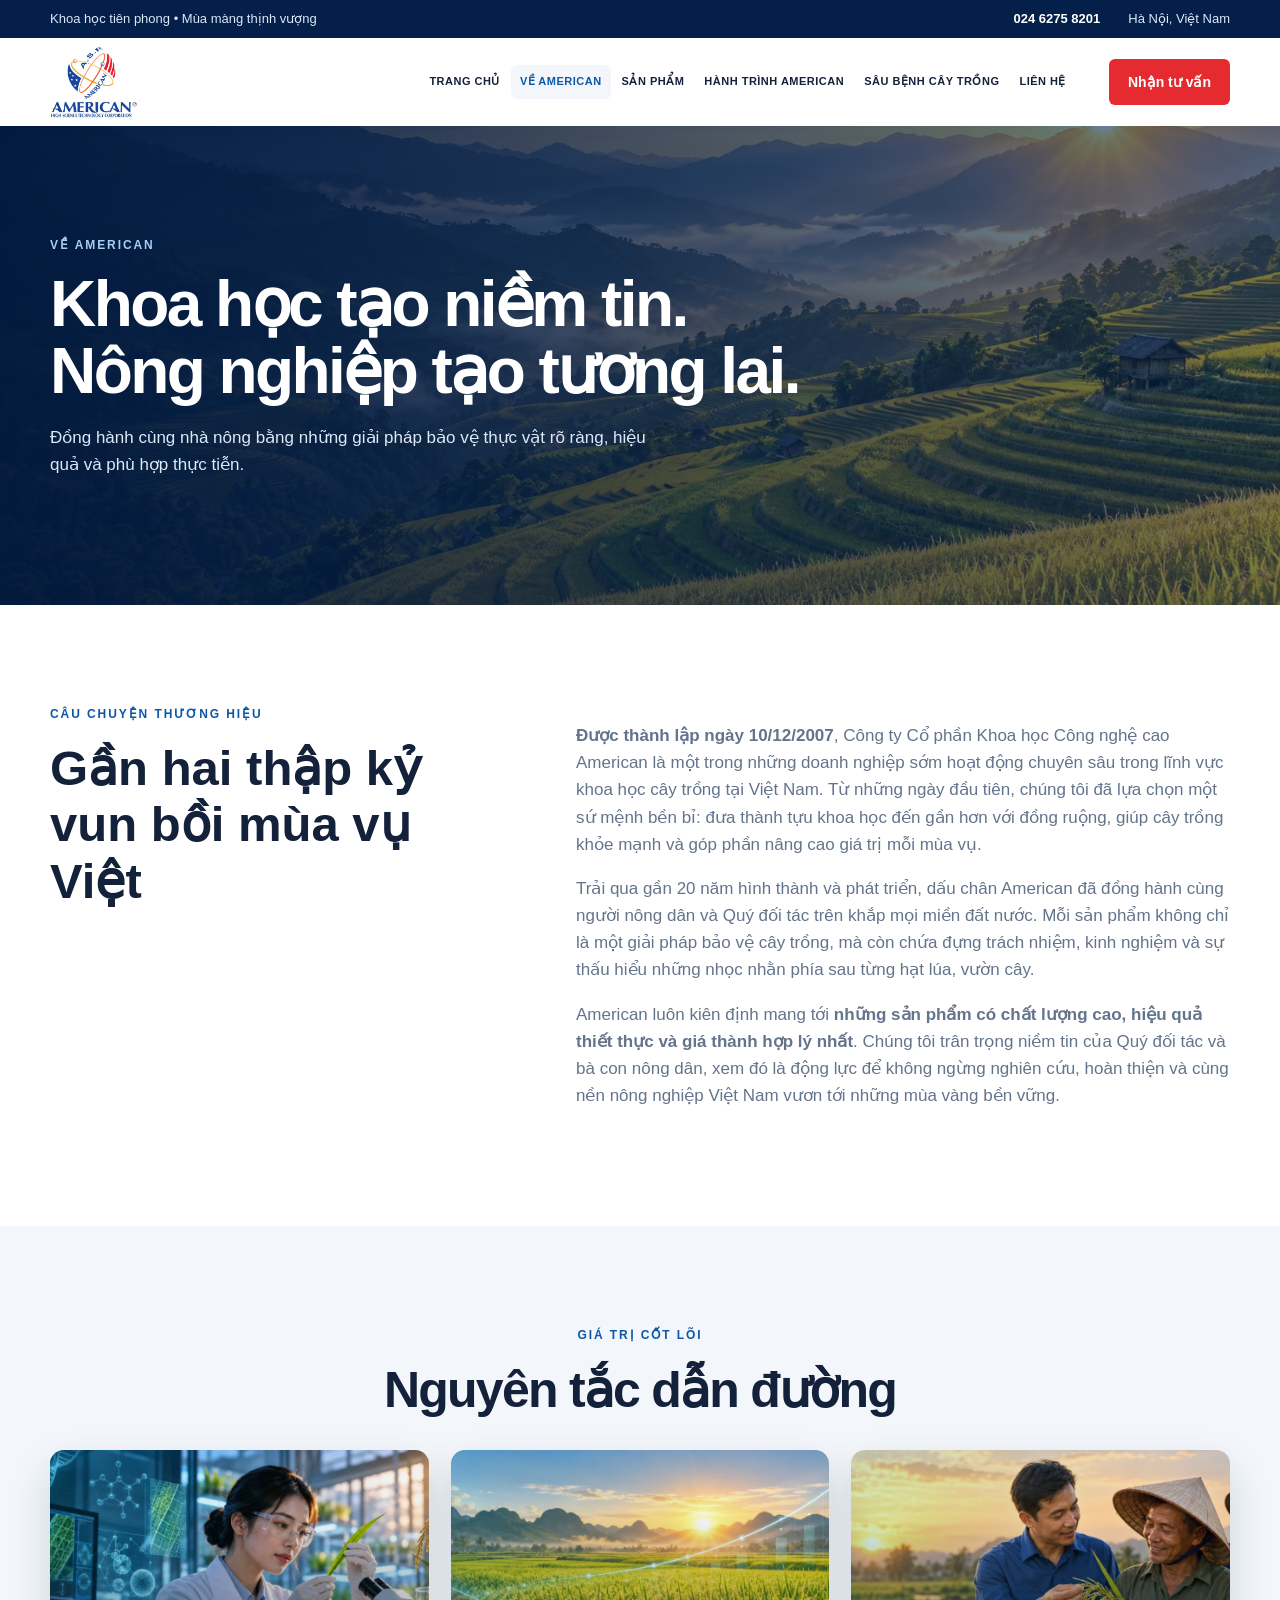
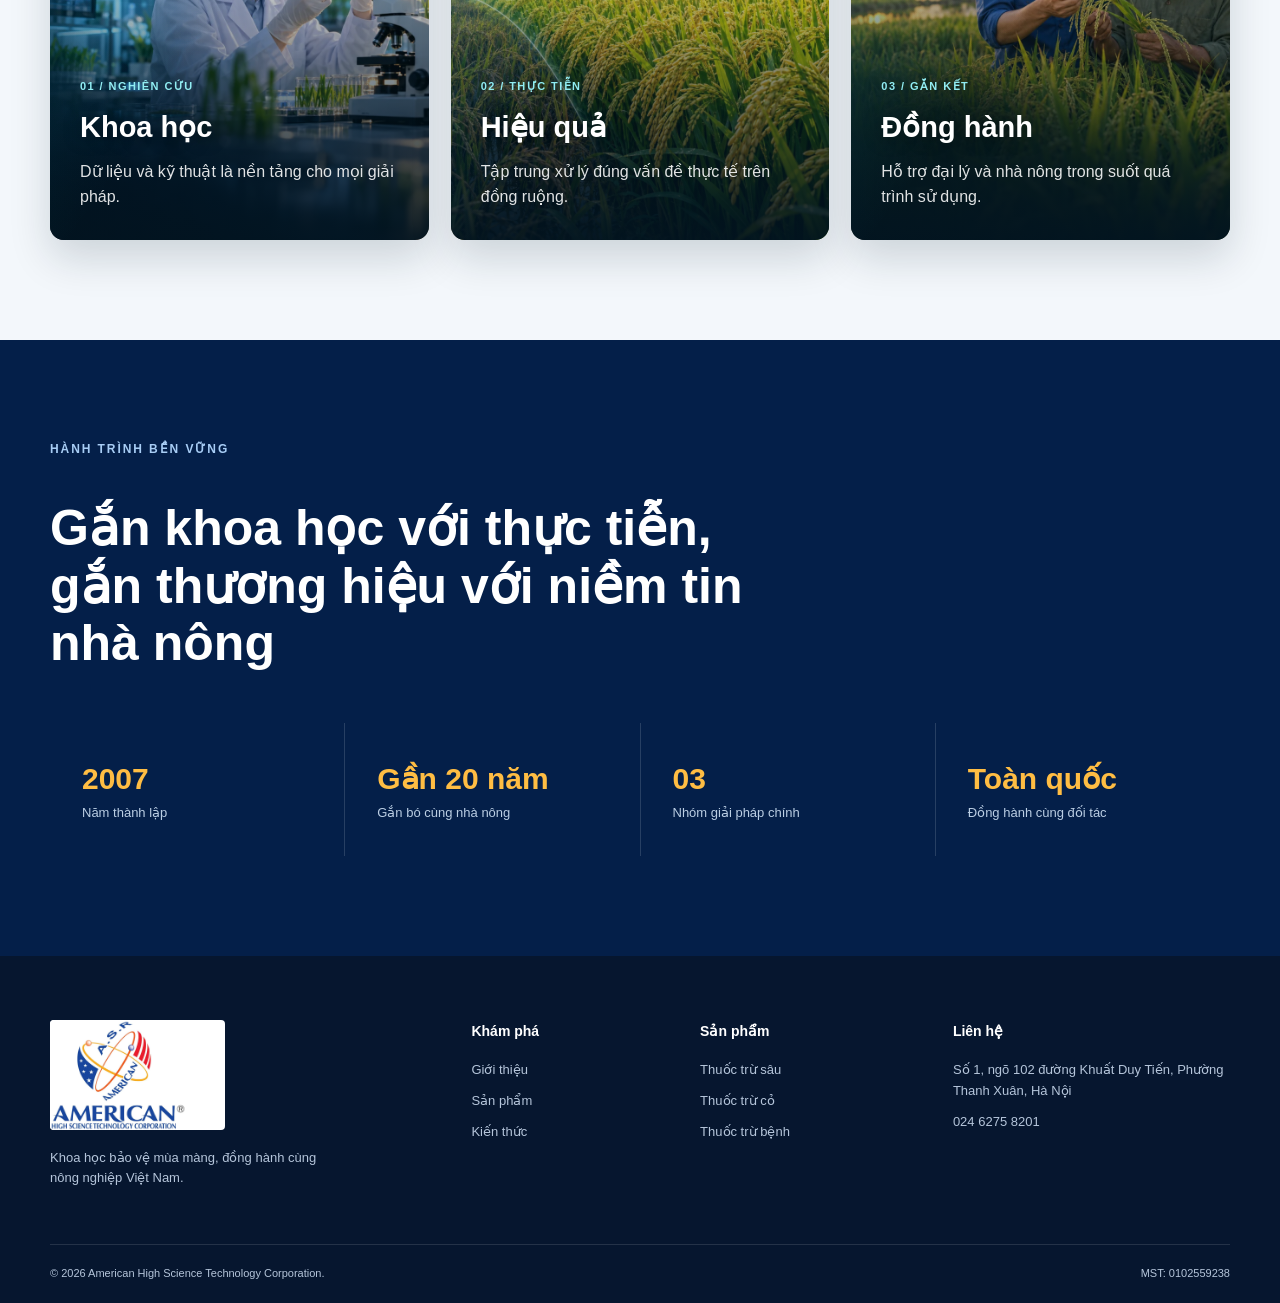
<file: about.html>
<!doctype html><html lang="vi"><head><meta charset="utf-8"><meta name="viewport" content="width=device-width,initial-scale=1"><meta name="description" content="Giới thiệu Công ty Cổ phần Khoa học Công nghệ cao American."><title>Giới thiệu | American</title><link rel="stylesheet" href="styles.css?v=copyright-protection-v5"></head><body>
<a class="skip-link" href="#main">Bỏ qua điều hướng</a><header class="site-header"><div class="topbar"><div class="container topbar-inner"><p>Khoa học tiên phong • Mùa màng thịnh vượng</p><div><a href="tel:02462758201">024 6275 8201</a><span>Hà Nội, Việt Nam</span></div></div></div><div class="container nav-wrap"><a class="brand" href="index.html"><img src="assets/logo-american.jpg" alt="Logo American"></a><button class="menu-toggle" type="button" aria-expanded="false" aria-controls="primary-nav"><span></span><span></span><span></span><span class="sr-only">Mở menu</span></button><nav id="primary-nav"><a href="index.html">Trang chủ</a><a class="active" href="about.html">Giới thiệu</a><a href="products.html">Sản phẩm</a><a href="index.html#solutions">Giải pháp</a><a href="news.html">Kiến thức</a><a href="contact.html">Liên hệ</a></nav><a class="nav-cta" href="contact.html">Nhận tư vấn</a></div></header>
<main id="main"><section class="page-hero"><div class="container"><p class="eyebrow light">Về American</p><h1>Khoa học tạo niềm tin.<br>Nông nghiệp tạo tương lai.</h1><p>Đồng hành cùng nhà nông bằng những giải pháp bảo vệ thực vật rõ ràng, hiệu quả và phù hợp thực tiễn.</p></div></section>
<section class="section"><div class="container story-grid"><div><p class="eyebrow blue">Câu chuyện thương hiệu</p><h2>Gần hai thập kỷ<br>vun bồi mùa vụ Việt</h2></div><div><p><strong>Được thành lập ngày 10/12/2007</strong>, Công ty Cổ phần Khoa học Công nghệ cao American là một trong những doanh nghiệp sớm hoạt động chuyên sâu trong lĩnh vực khoa học cây trồng tại Việt Nam. Từ những ngày đầu tiên, chúng tôi đã lựa chọn một sứ mệnh bền bỉ: đưa thành tựu khoa học đến gần hơn với đồng ruộng, giúp cây trồng khỏe mạnh và góp phần nâng cao giá trị mỗi mùa vụ.</p><p>Trải qua gần 20 năm hình thành và phát triển, dấu chân American đã đồng hành cùng người nông dân và Quý đối tác trên khắp mọi miền đất nước. Mỗi sản phẩm không chỉ là một giải pháp bảo vệ cây trồng, mà còn chứa đựng trách nhiệm, kinh nghiệm và sự thấu hiểu những nhọc nhằn phía sau từng hạt lúa, vườn cây.</p><p>American luôn kiên định mang tới <strong>những sản phẩm có chất lượng cao, hiệu quả thiết thực và giá thành hợp lý nhất</strong>. Chúng tôi trân trọng niềm tin của Quý đối tác và bà con nông dân, xem đó là động lực để không ngừng nghiên cứu, hoàn thiện và cùng nền nông nghiệp Việt Nam vươn tới những mùa vàng bền vững.</p></div></div></section>
<section class="section values"><div class="container"><div class="section-head center"><p class="eyebrow blue">Giá trị cốt lõi</p><h2>Nguyên tắc dẫn đường</h2></div><div class="solution-grid"><article class="solution-card value-science red"><p>01 / NGHIÊN CỨU</p><h3>Khoa học</h3><span>Dữ liệu và kỹ thuật là nền tảng cho mọi giải pháp.</span></article><article class="solution-card value-effectiveness green"><p>02 / THỰC TIỄN</p><h3>Hiệu quả</h3><span>Tập trung xử lý đúng vấn đề thực tế trên đồng ruộng.</span></article><article class="solution-card value-partnership gold"><p>03 / GẮN KẾT</p><h3>Đồng hành</h3><span>Hỗ trợ đại lý và nhà nông trong suốt quá trình sử dụng.</span></article></div></div></section>
<section class="section timeline"><div class="container"><p class="eyebrow light">Hành trình bền vững</p><h2>Gắn khoa học với thực tiễn, gắn thương hiệu với niềm tin nhà nông</h2><div class="metric-grid"><div><strong>2007</strong><span>Năm thành lập</span></div><div><strong>Gần 20 năm</strong><span>Gắn bó cùng nhà nông</span></div><div><strong>03</strong><span>Nhóm giải pháp chính</span></div><div><strong>Toàn quốc</strong><span>Đồng hành cùng đối tác</span></div></div></div></section></main>
<footer><div class="container footer-grid"><div class="footer-brand"><img src="assets/logo-american.jpg" alt="American"><p>Khoa học bảo vệ mùa màng, đồng hành cùng nông nghiệp Việt Nam.</p></div><div><h3>Khám phá</h3><a href="about.html">Giới thiệu</a><a href="products.html">Sản phẩm</a><a href="news.html">Kiến thức</a></div><div><h3>Sản phẩm</h3><a href="products.html?category=insect">Thuốc trừ sâu</a><a href="products.html?category=weed">Thuốc trừ cỏ</a><a href="products.html?category=disease">Thuốc trừ bệnh</a></div><div><h3>Liên hệ</h3><p>Số 1, ngõ 102 đường Khuất Duy Tiến, Phường Thanh Xuân, Hà Nội</p><a href="tel:02462758201">024 6275 8201</a></div></div><div class="container footer-bottom"><span>© 2026 American High Science Technology Corporation.</span><span>MST: 0102559238</span></div></footer><script src="script.js?v=copyright-protection-v5"></script></body></html>
</file>
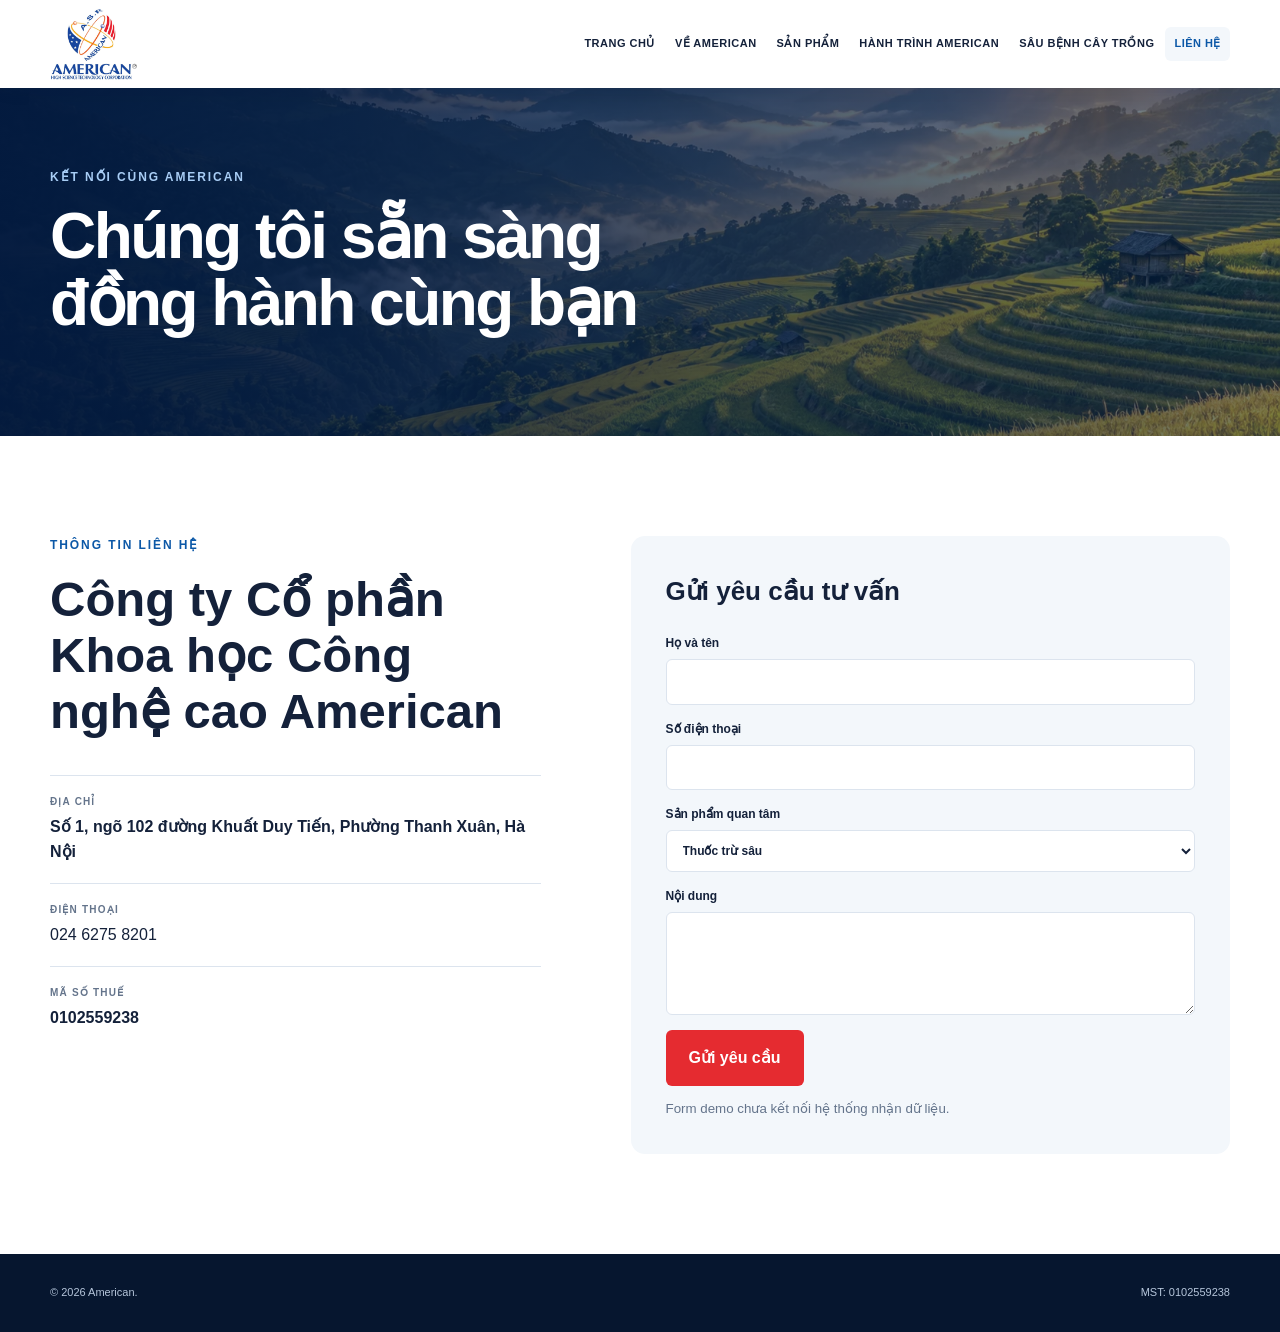
<file: contact.html>
<!doctype html>
<html lang="vi">
  <head>
    <meta charset="utf-8" />
    <meta name="viewport" content="width=device-width,initial-scale=1" />
    <meta
      name="description"
      content="Liên hệ Công ty Cổ phần Khoa học Công nghệ cao American."
    />
    <title>Liên hệ | American</title>
    <link rel="stylesheet" href="styles.css?v=copyright-protection-v5" />
  </head>
  <body>
    <header class="site-header">
      <div class="container nav-wrap">
        <a class="brand" href="index.html"
          ><img src="assets/logo-american.jpg" alt="Logo American" /></a
        ><button
          class="menu-toggle"
          type="button"
          aria-expanded="false"
          aria-controls="primary-nav"
        >
          <span></span><span></span><span></span
          ><span class="sr-only">Mở menu</span>
        </button>
        <nav id="primary-nav">
          <a href="index.html">Trang chủ</a><a href="about.html">Giới thiệu</a
          ><a href="products.html">Sản phẩm</a><a href="news.html">Kiến thức</a
          ><a class="active" href="contact.html">Liên hệ</a>
        </nav>
      </div>
    </header>
    <main>
      <section class="page-hero compact">
        <div class="container">
          <p class="eyebrow light">Kết nối cùng American</p>
          <h1>Chúng tôi sẵn sàng<br />đồng hành cùng bạn</h1>
        </div>
      </section>
      <section class="section">
        <div class="container contact-grid">
          <div>
            <p class="eyebrow blue">Thông tin liên hệ</p>
            <h2>Công ty Cổ phần Khoa học Công nghệ cao American</h2>
            <div class="contact-list">
              <div>
                <small>Địa chỉ</small
                ><strong
                  >Số 1, ngõ 102 đường Khuất Duy Tiến, Phường Thanh Xuân, Hà
                  Nội</strong
                >
              </div>
              <div>
                <small>Điện thoại</small
                ><a href="tel:02462758201">024 6275 8201</a>
              </div>
              <div><small>Mã số thuế</small><strong>0102559238</strong></div>
            </div>
          </div>
          <form class="contact-form" action="#" method="post">
            <h3>Gửi yêu cầu tư vấn</h3>
            <label
              >Họ và tên<input
                name="name"
                autocomplete="name"
                required /></label
            ><label
              >Số điện thoại<input
                name="phone"
                type="tel"
                autocomplete="tel"
                required /></label
            ><label
              >Sản phẩm quan tâm<select name="product">
                <option>Thuốc trừ sâu</option>
                <option>Thuốc trừ cỏ</option>
                <option>Thuốc trừ bệnh</option>
                <option>Hợp tác đại lý</option>
              </select></label
            ><label>Nội dung<textarea name="message" rows="4"></textarea></label
            ><button class="button button-primary" type="submit">
              Gửi yêu cầu</button
            ><small>Form demo chưa kết nối hệ thống nhận dữ liệu.</small>
          </form>
        </div>
      </section>
    </main>
    <footer>
      <div class="container footer-bottom">
        <span>© 2026 American.</span><span>MST: 0102559238</span>
      </div>
    </footer>
    <script src="script.js?v=copyright-protection-v5"></script>
  </body>
</html>
</file>
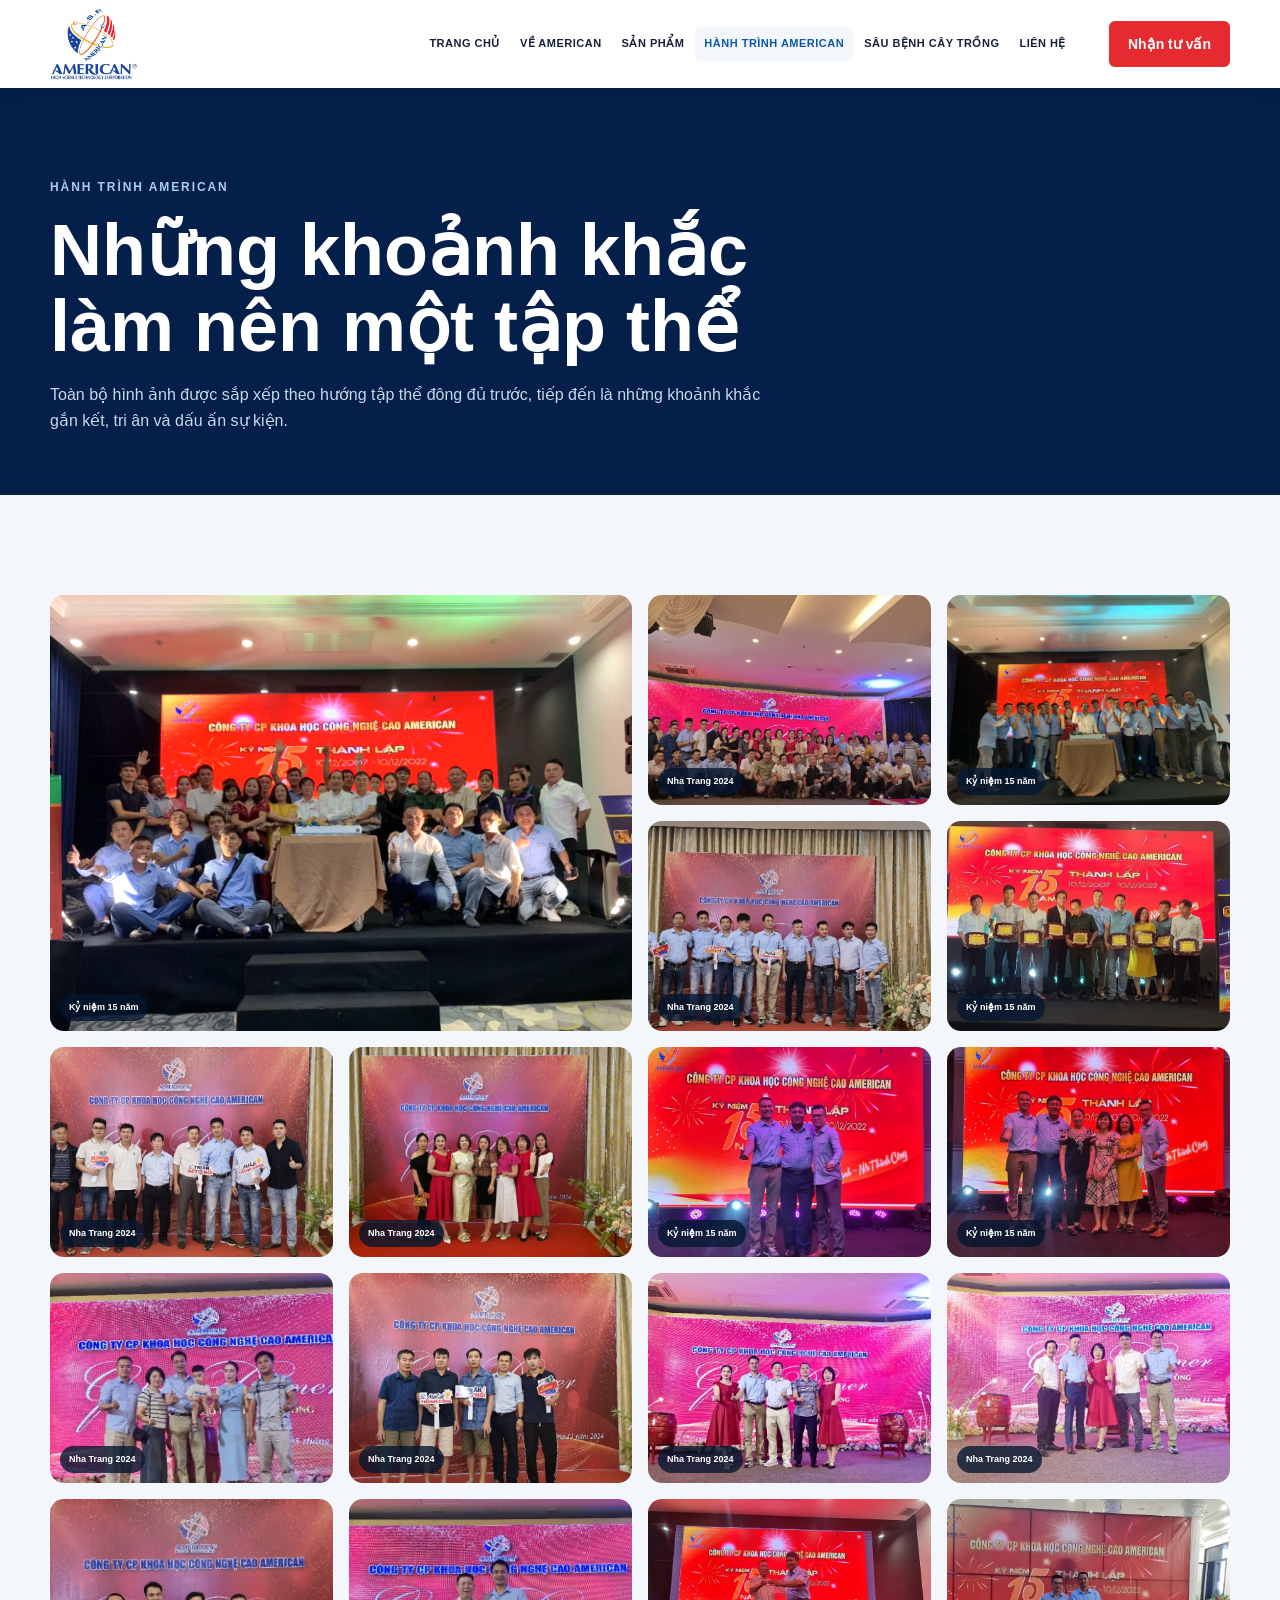
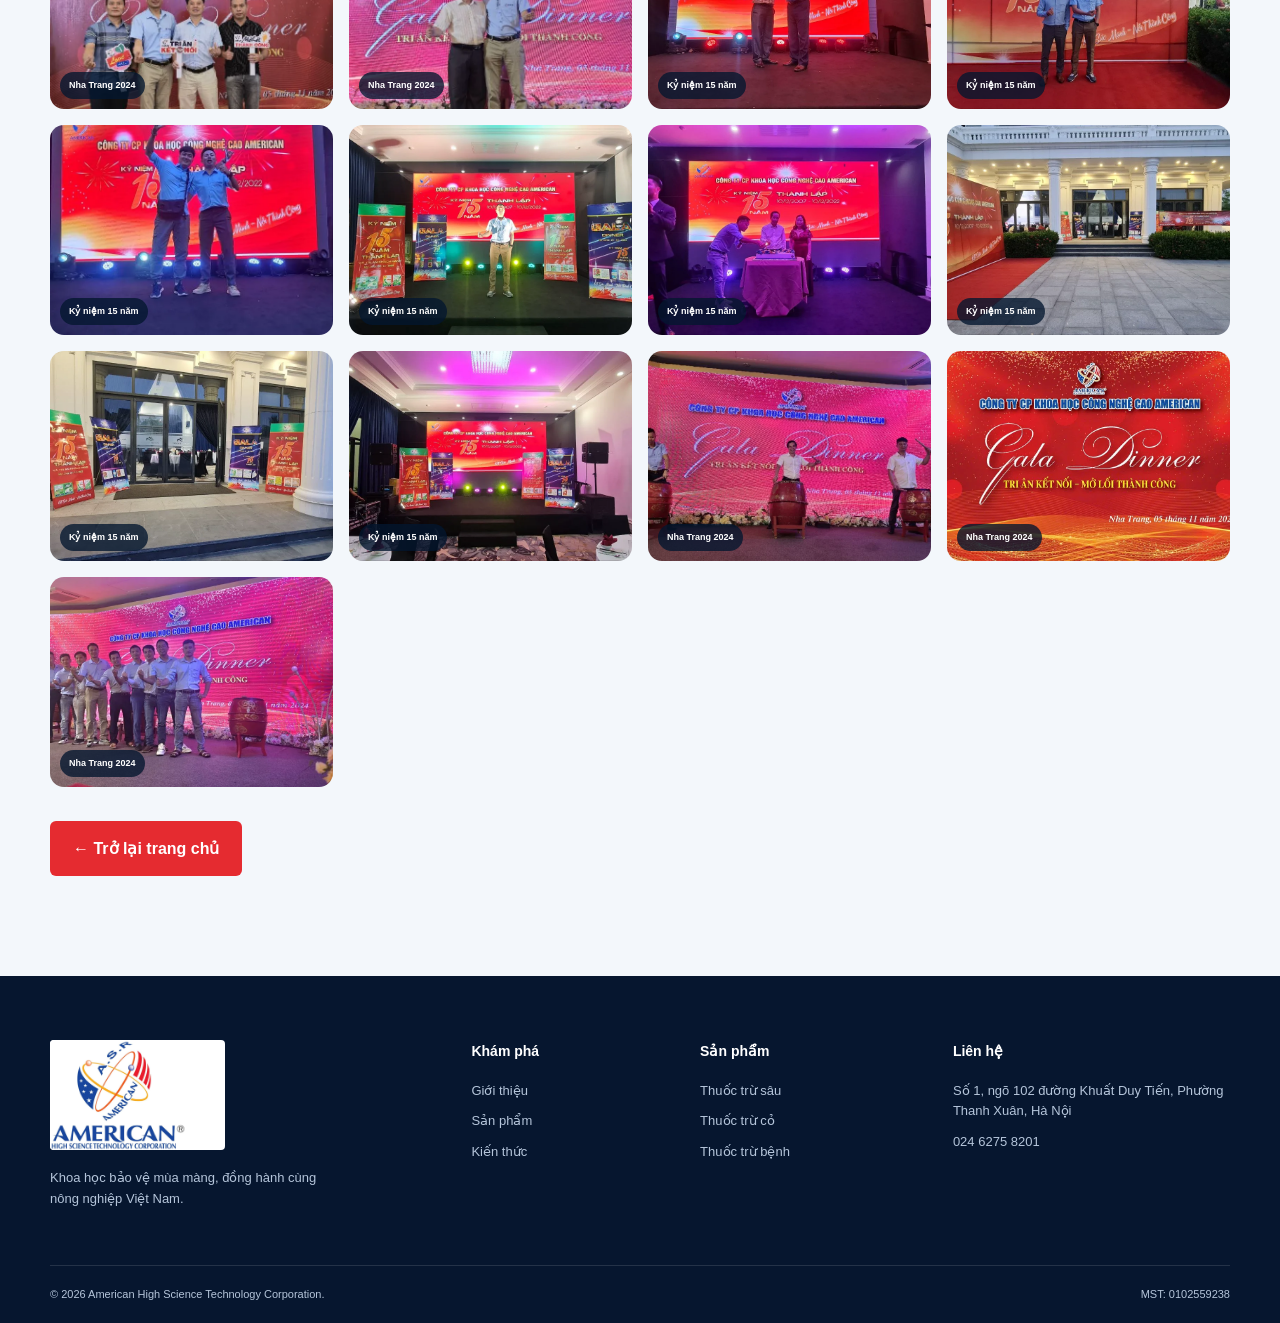
<file: journey.html>
<!doctype html>
<html lang="vi">
<head><meta charset="utf-8"><meta name="viewport" content="width=device-width,initial-scale=1"><meta name="description" content="Thư viện hình ảnh hành trình American cùng cán bộ, đối tác và khách hàng."><title>Hành trình American | Thư viện hình ảnh</title><link rel="stylesheet" href="styles.css?v=copyright-protection-v5"></head>
<body class="gallery-page">
<a class="skip-link" href="#main">Bỏ qua điều hướng</a>
<header class="site-header"><div class="container nav-wrap"><a class="brand" href="index.html"><img src="assets/logo-american.jpg" alt="Logo American"></a><button class="menu-toggle" type="button" aria-expanded="false" aria-controls="primary-nav"><span></span><span></span><span></span><span class="sr-only">Mở menu</span></button><nav id="primary-nav"><a href="index.html">Trang chủ</a><a href="about.html">Giới thiệu</a><a href="products.html">Sản phẩm</a><a href="news.html">Kiến thức</a><a href="contact.html">Liên hệ</a></nav><a class="nav-cta" href="contact.html">Nhận tư vấn</a></div></header>
<main id="main"><section class="gallery-page-head"><div class="container"><p class="eyebrow light">Hành trình American</p><h1>Những khoảnh khắc<br>làm nên một tập thể</h1><p>Toàn bộ hình ảnh được sắp xếp theo hướng tập thể đông đủ trước, tiếp đến là những khoảnh khắc gắn kết, tri ân và dấu ấn sự kiện.</p></div></section><section class="section"><div class="container"><div id="full-gallery" class="full-gallery" aria-label="Toàn bộ hình ảnh hoạt động American"></div><a class="button button-primary gallery-back" href="index.html#hanh-trinh">← Trở lại trang chủ</a></div></section></main>
<footer><div class="container footer-grid"><div class="footer-brand"><img src="assets/logo-american.jpg" alt="American"><p>Khoa học bảo vệ mùa màng, đồng hành cùng nông nghiệp Việt Nam.</p></div><div><h3>Khám phá</h3><a href="about.html">Giới thiệu</a><a href="products.html">Sản phẩm</a><a href="news.html">Kiến thức</a></div><div><h3>Sản phẩm</h3><a href="products.html?category=insect">Thuốc trừ sâu</a><a href="products.html?category=weed">Thuốc trừ cỏ</a><a href="products.html?category=disease">Thuốc trừ bệnh</a></div><div><h3>Liên hệ</h3><p>Số 1, ngõ 102 đường Khuất Duy Tiến, Phường Thanh Xuân, Hà Nội</p><a href="tel:02462758201">024 6275 8201</a></div></div><div class="container footer-bottom"><span>© 2026 American High Science Technology Corporation.</span><span>MST: 0102559238</span></div></footer>
<script src="script.js?v=copyright-protection-v5"></script><script src="journey-gallery.js?v=1"></script>
</body></html>
</file>
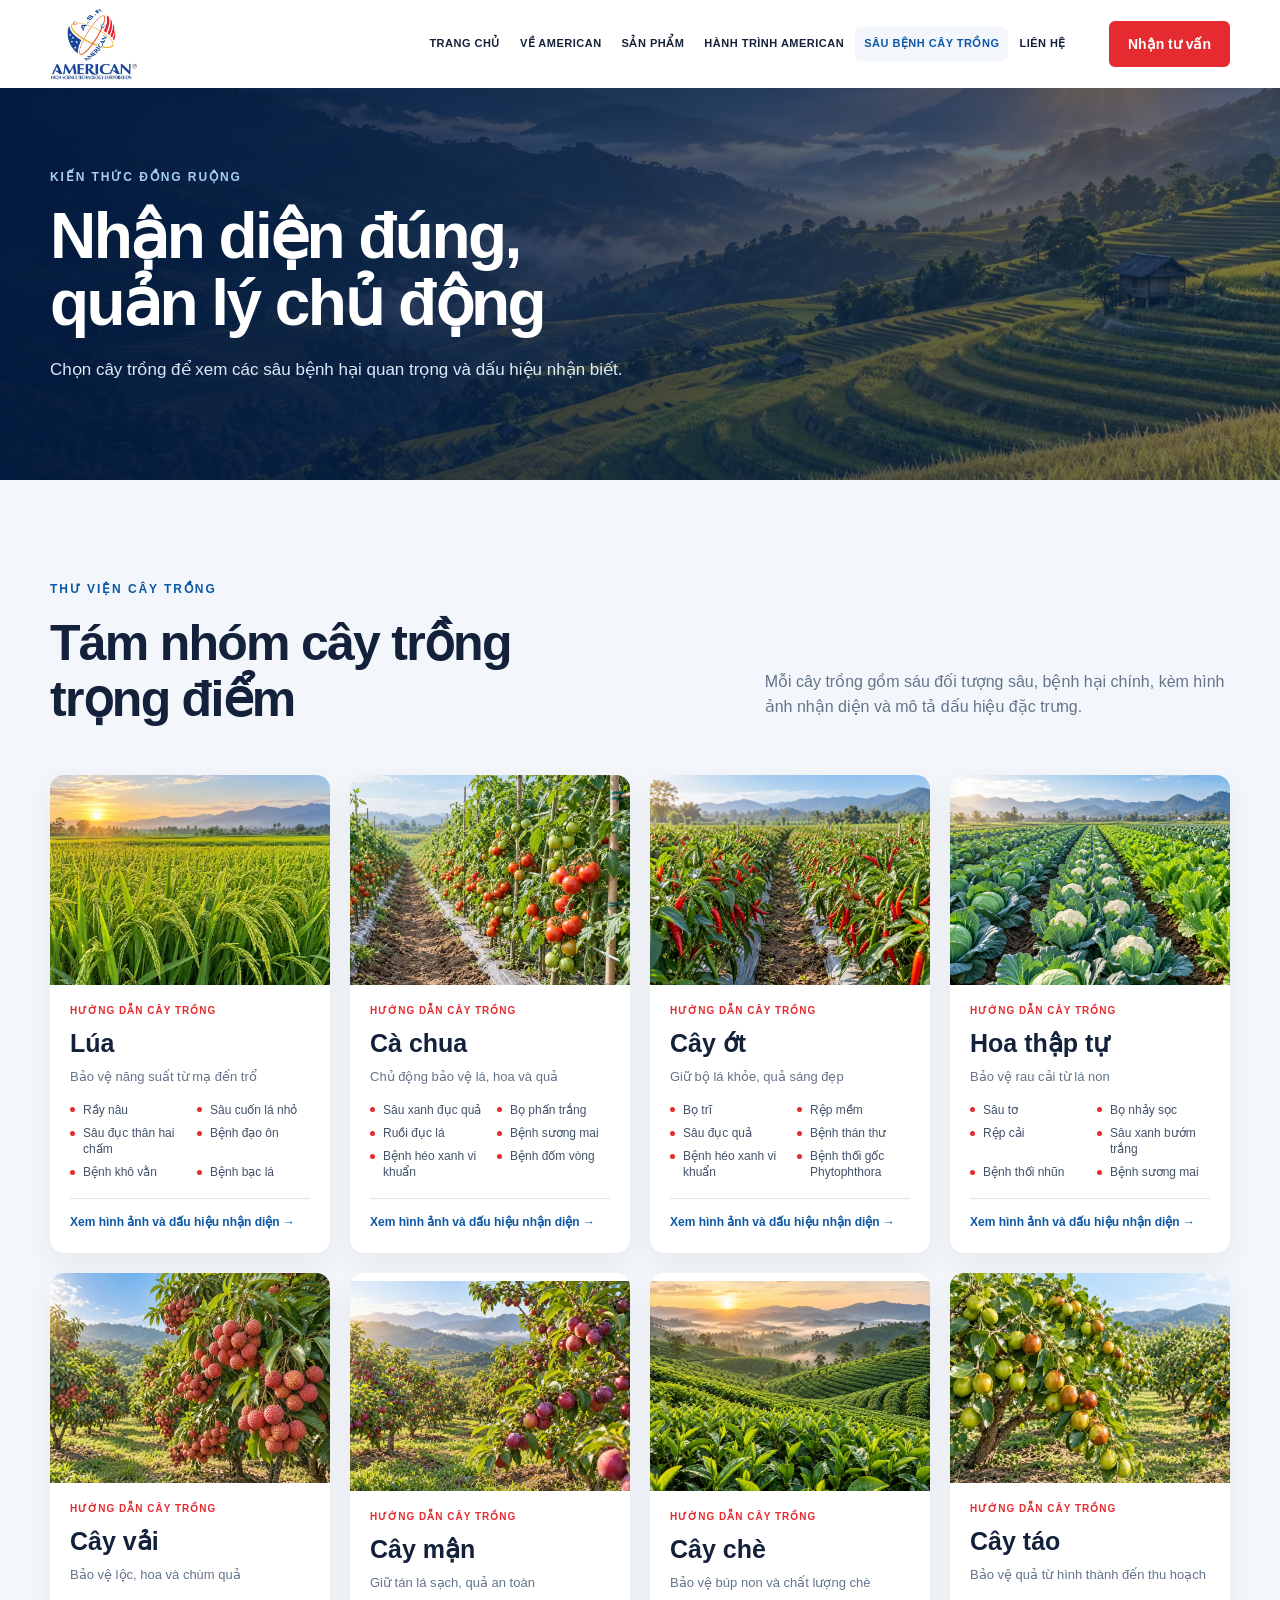
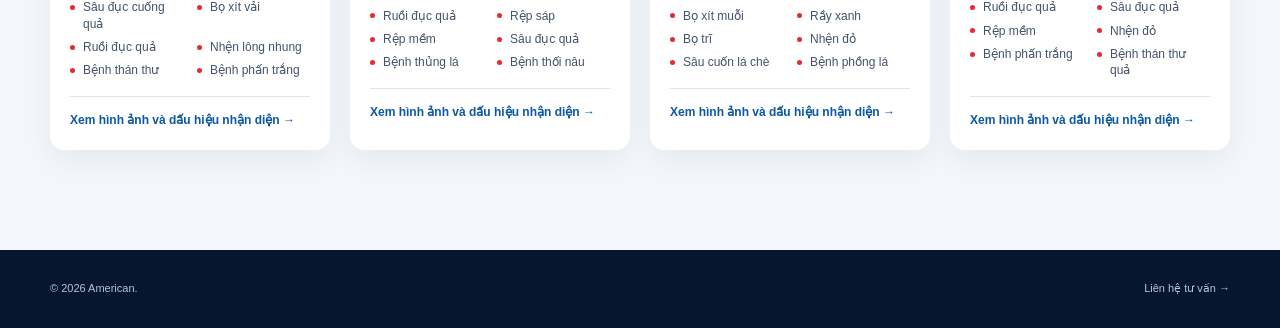
<file: news.html>
<!doctype html>
<html lang="vi">
<head><meta charset="utf-8"><meta name="viewport" content="width=device-width,initial-scale=1"><meta name="description" content="Kiến thức sâu bệnh hại cây trồng từ American."><title>Kiến thức cây trồng | American</title><link rel="stylesheet" href="styles.css?v=copyright-protection-v5"></head>
<body>
<header class="site-header"><div class="container nav-wrap"><a class="brand" href="index.html"><img src="assets/logo-american.jpg" alt="Logo American"></a><button class="menu-toggle" type="button" aria-expanded="false" aria-controls="primary-nav"><span></span><span></span><span></span><span class="sr-only">Mở menu</span></button><nav id="primary-nav"><a href="index.html">Trang chủ</a><a href="about.html">Giới thiệu</a><a href="products.html">Sản phẩm</a><a class="active" href="news.html">Kiến thức</a><a href="contact.html">Liên hệ</a></nav><a class="nav-cta" href="contact.html">Nhận tư vấn</a></div></header>
<main>
  <section class="page-hero compact"><div class="container"><p class="eyebrow light">Kiến thức đồng ruộng</p><h1>Nhận diện đúng,<br>quản lý chủ động</h1><p>Chọn cây trồng để xem các sâu bệnh hại quan trọng và dấu hiệu nhận biết.</p></div></section>
  <section class="section crop-library"><div class="container"><div class="section-head split"><div><p class="eyebrow blue">Thư viện cây trồng</p><h2>Tám nhóm cây trồng<br>trọng điểm</h2></div><p>Mỗi cây trồng gồm sáu đối tượng sâu, bệnh hại chính, kèm hình ảnh nhận diện và mô tả dấu hiệu đặc trưng.</p></div><div class="crop-grid" data-crop-grid></div></div></section>
</main>
<footer><div class="container footer-bottom"><span>© 2026 American.</span><a href="contact.html">Liên hệ tư vấn →</a></div></footer>
<script src="crop-data.js?v=crop-covers-v2"></script><script src="knowledge.js?v=crop-covers-v2"></script><script src="script.js?v=copyright-protection-v5"></script>
</body></html>
</file>
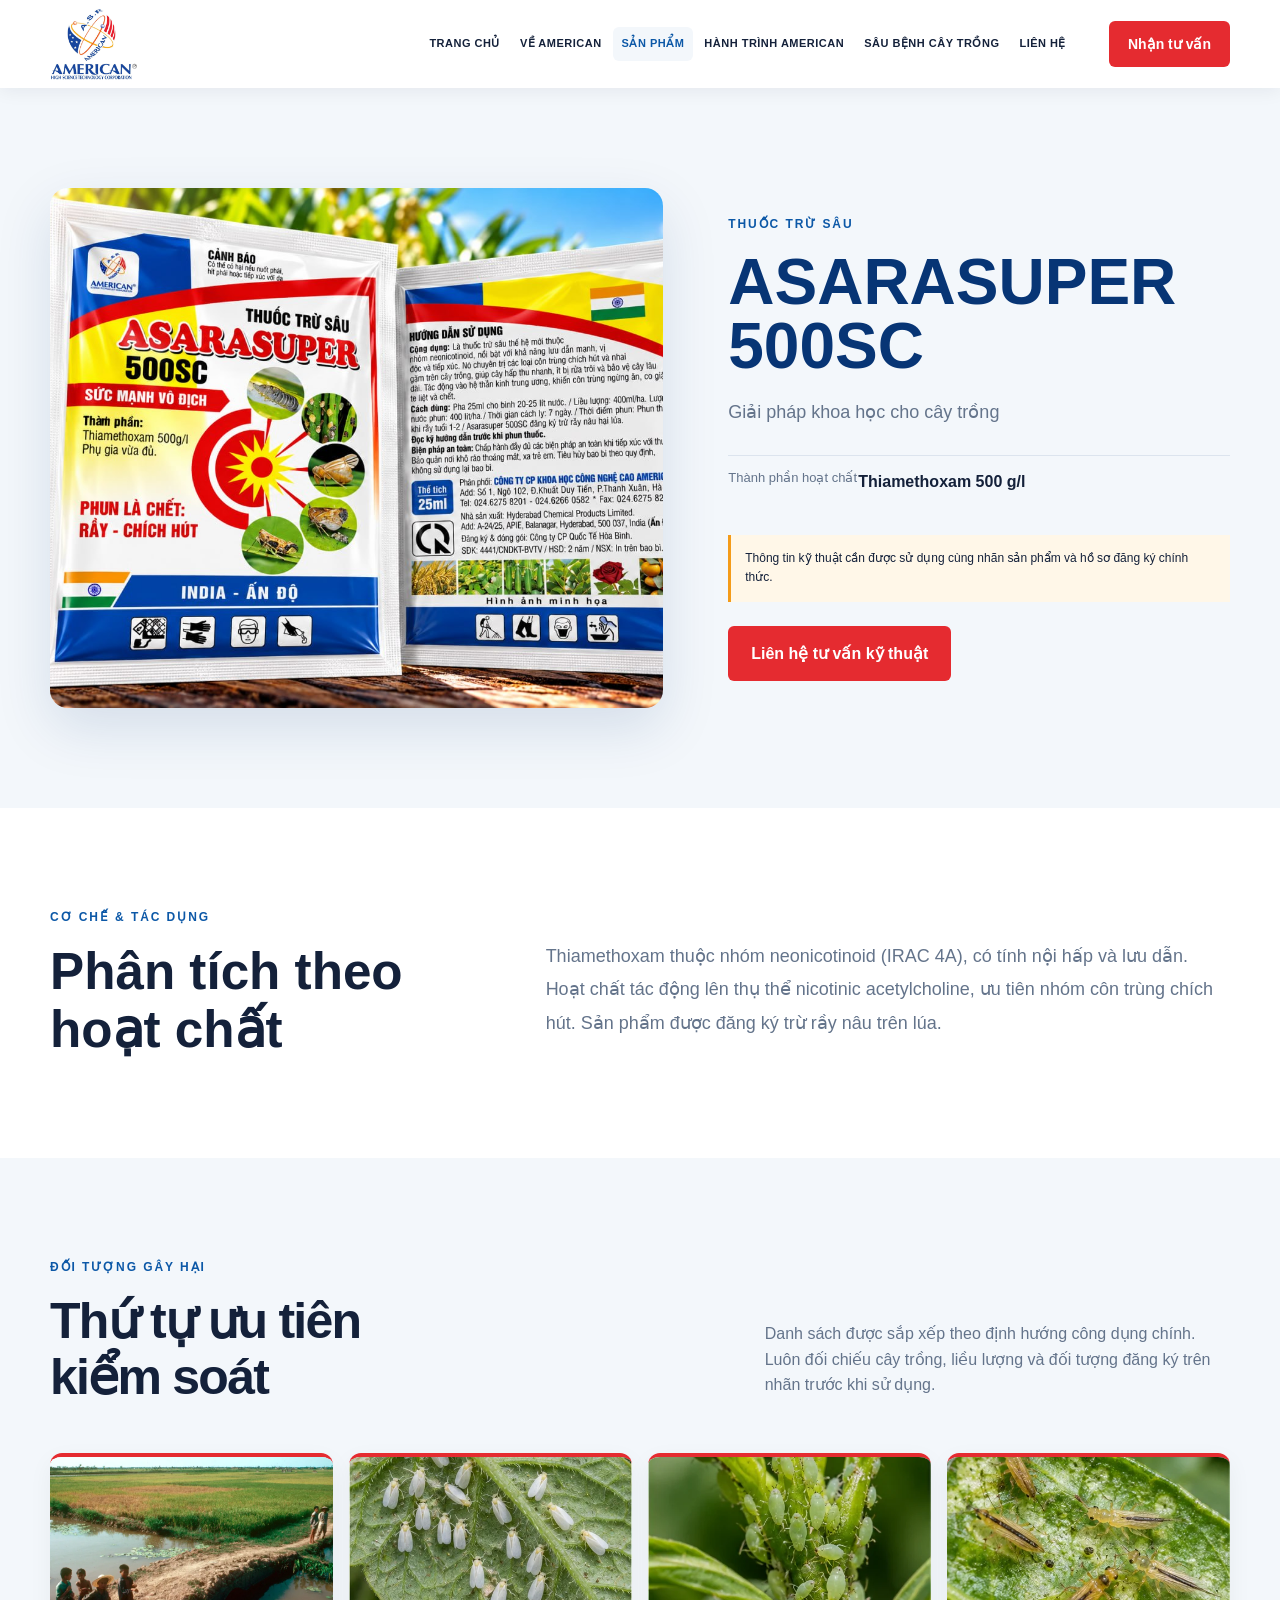
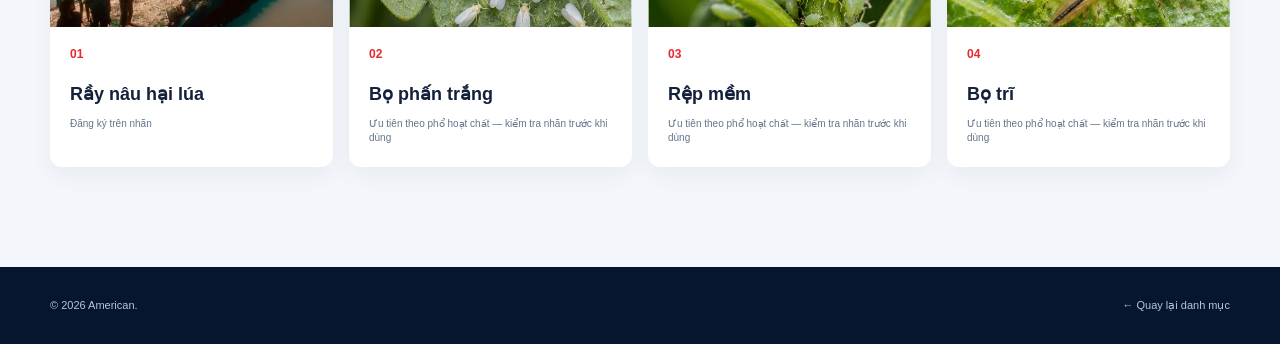
<file: product.html>
<!doctype html>
<html lang="vi">
  <head>
    <meta charset="utf-8" />
    <meta name="viewport" content="width=device-width,initial-scale=1" />
    <meta name="description" content="Thông tin chi tiết sản phẩm American." />
    <title>Sản phẩm | American</title>
    <link rel="stylesheet" href="styles.css?v=copyright-protection-v5" />
  </head>
  <body>
    <header class="site-header">
      <div class="container nav-wrap">
        <a class="brand" href="index.html"
          ><img src="assets/logo-american.jpg" alt="Logo American" /></a
        ><button
          class="menu-toggle"
          type="button"
          aria-expanded="false"
          aria-controls="primary-nav"
        >
          <span></span><span></span><span></span
          ><span class="sr-only">Mở menu</span>
        </button>
        <nav id="primary-nav">
          <a href="index.html">Trang chủ</a><a href="about.html">Giới thiệu</a
          ><a class="active" href="products.html">Sản phẩm</a
          ><a href="news.html">Kiến thức</a><a href="contact.html">Liên hệ</a>
        </nav>
        <a class="nav-cta" href="contact.html">Nhận tư vấn</a>
      </div>
    </header>
    <main>
      <section class="section product-detail">
        <div class="container detail-grid">
          <div class="detail-image">
            <img
              data-product-image
              src="assets/products/asarasuper-500sc.jpg"
              alt="Sản phẩm American"
            />
          </div>
          <div>
            <p class="eyebrow blue" data-product-category>Nhóm sản phẩm</p>
            <h1 data-product-name>Sản phẩm American</h1>
            <p class="detail-kicker">Giải pháp khoa học cho cây trồng</p>
            <dl class="specs">
              <div>
                <dt>Thành phần hoạt chất</dt>
                <dd data-product-active>Đang tải…</dd>
              </div>
            </dl>
            <div class="notice">
              Thông tin kỹ thuật cần được sử dụng cùng nhãn sản phẩm và hồ sơ
              đăng ký chính thức.
            </div>
            <a class="button button-primary" href="contact.html"
              >Liên hệ tư vấn kỹ thuật</a
            >
          </div>
        </div>
      </section>
      <section class="section detail-info">
        <div class="container product-analysis">
          <div>
            <p class="eyebrow blue">Cơ chế & tác dụng</p>
            <h2>Phân tích theo<br />hoạt chất</h2>
          </div>
          <p data-product-analysis></p>
        </div>
      </section>
      <section class="section priority-section">
        <div class="container">
          <div class="section-head split">
            <div>
              <p class="eyebrow blue">Đối tượng gây hại</p>
              <h2>Thứ tự ưu tiên<br />kiểm soát</h2>
            </div>
            <p>
              Danh sách được sắp xếp theo định hướng công dụng chính. Luôn đối
              chiếu cây trồng, liều lượng và đối tượng đăng ký trên nhãn trước
              khi sử dụng.
            </p>
          </div>
          <ol class="priority-list" data-product-targets></ol>
        </div>
      </section>
    </main>
    <footer>
      <div class="container footer-bottom">
        <span>© 2026 American.</span
        ><a href="products.html">← Quay lại danh mục</a>
      </div>
    </footer>
    <script src="product-data.js?v=gallery-batch5"></script>
    <script src="product.js?v=multi-gallery"></script>
    <script src="script.js?v=copyright-protection-v5"></script>
  </body>
</html>
</file>
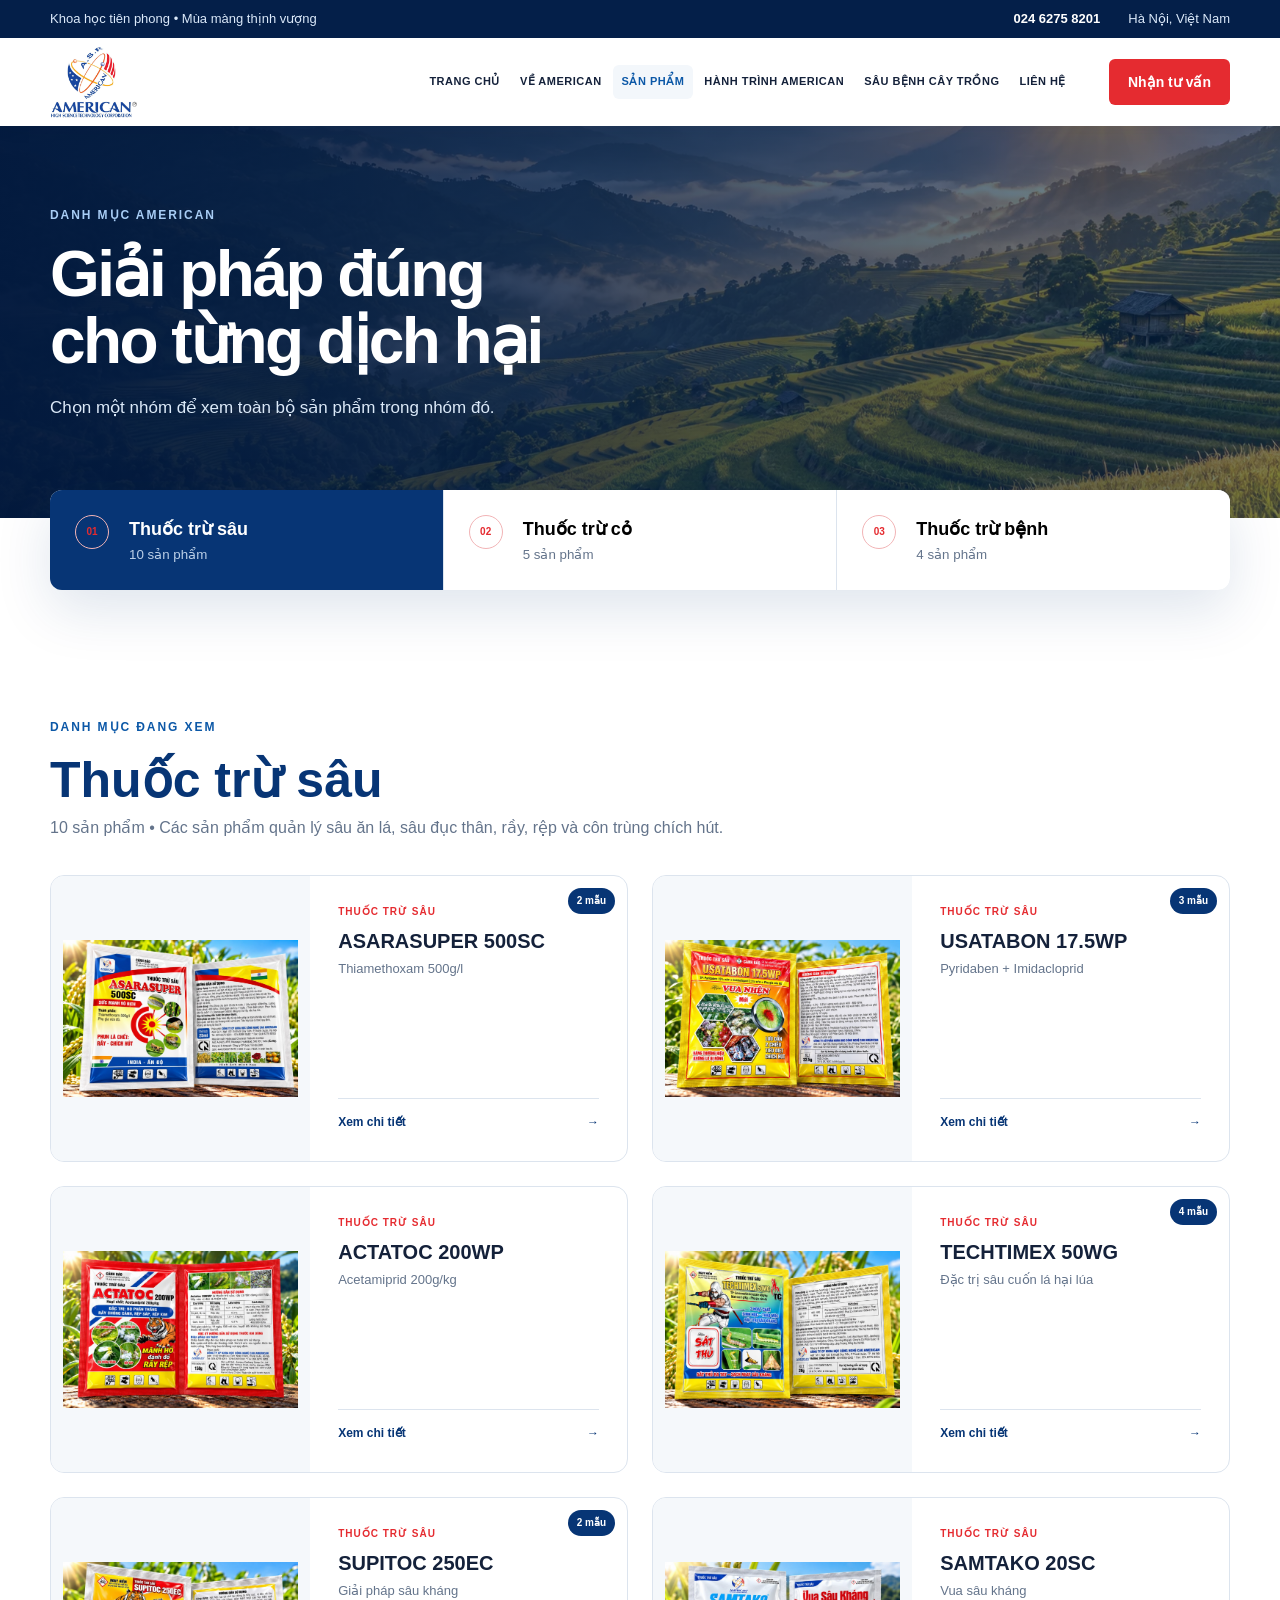
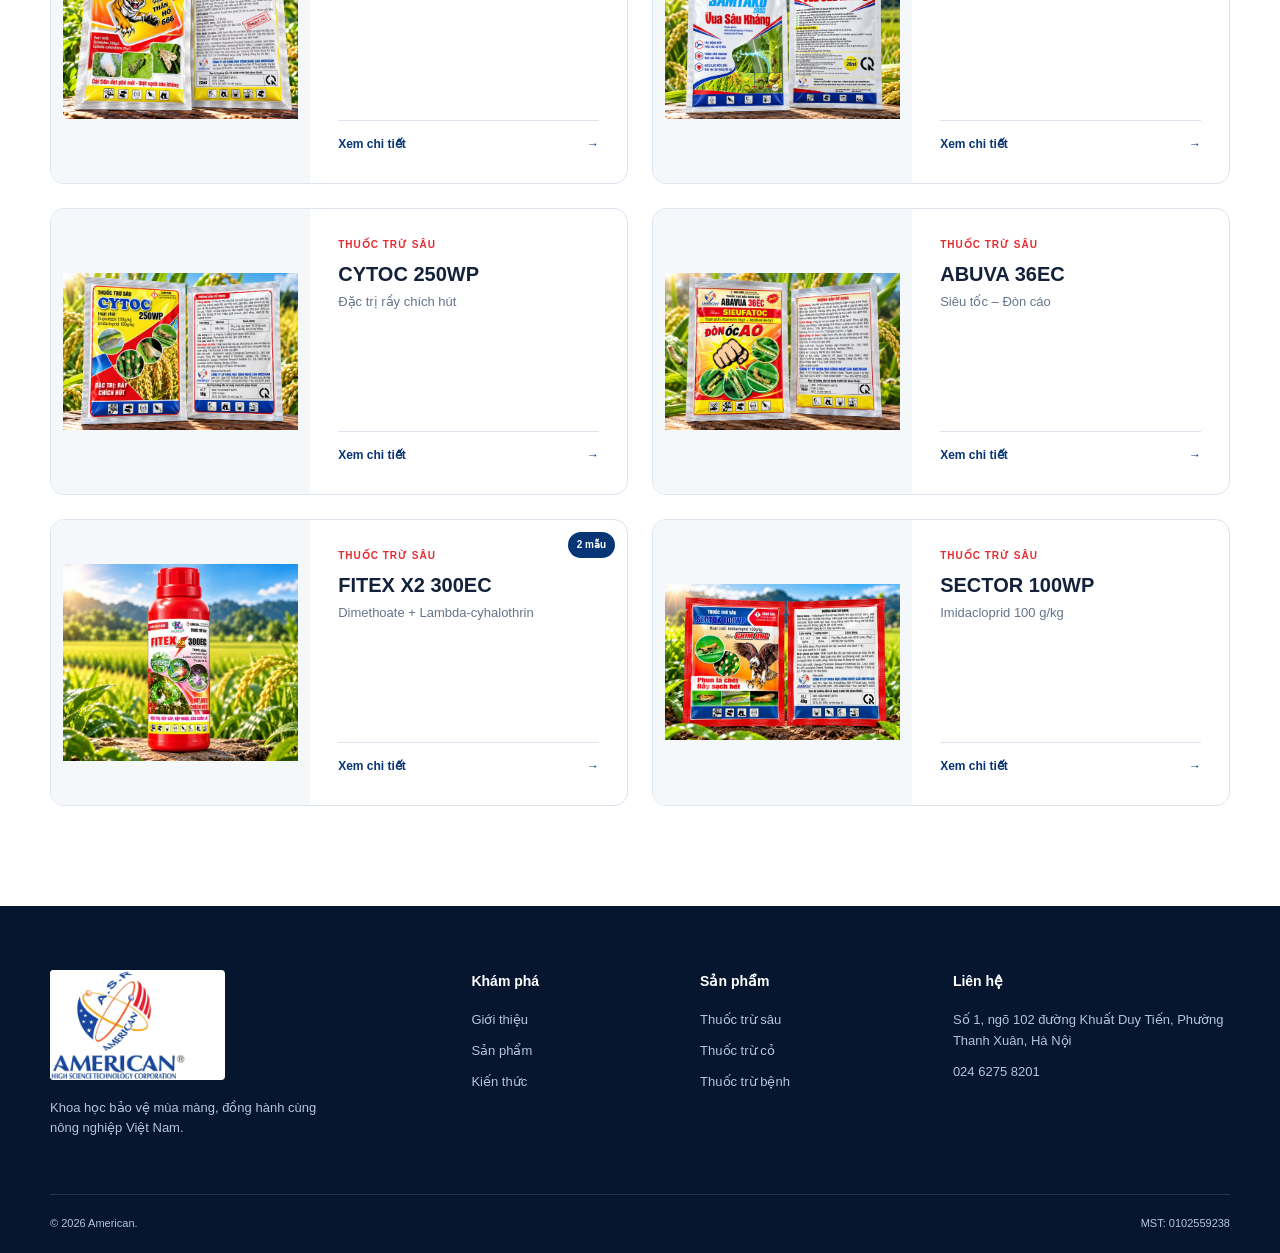
<file: products.html>
<!doctype html>
<html lang="vi">
  <head>
    <meta charset="utf-8" />
    <meta name="viewport" content="width=device-width,initial-scale=1" />
    <meta
      name="description"
      content="Danh mục sản phẩm bảo vệ thực vật American."
    />
    <title>Sản phẩm | American</title>
    <link rel="stylesheet" href="styles.css?v=copyright-protection-v5" />
  </head>
  <body>
    <a class="skip-link" href="#main">Bỏ qua điều hướng</a>
    <header class="site-header">
      <div class="topbar">
        <div class="container topbar-inner">
          <p>Khoa học tiên phong • Mùa màng thịnh vượng</p>
          <div>
            <a href="tel:02462758201">024 6275 8201</a
            ><span>Hà Nội, Việt Nam</span>
          </div>
        </div>
      </div>
      <div class="container nav-wrap">
        <a class="brand" href="index.html"
          ><img src="assets/logo-american.jpg" alt="Logo American" /></a
        ><button
          class="menu-toggle"
          type="button"
          aria-expanded="false"
          aria-controls="primary-nav"
        >
          <span></span><span></span><span></span
          ><span class="sr-only">Mở menu</span>
        </button>
        <nav id="primary-nav">
          <a href="index.html">Trang chủ</a><a href="about.html">Giới thiệu</a
          ><a class="active" href="products.html">Sản phẩm</a
          ><a href="index.html#solutions">Giải pháp</a
          ><a href="news.html">Kiến thức</a><a href="contact.html">Liên hệ</a>
        </nav>
        <a class="nav-cta" href="contact.html">Nhận tư vấn</a>
      </div>
    </header>
    <main id="main">
      <section class="page-hero compact">
        <div class="container">
          <p class="eyebrow light">Danh mục American</p>
          <h1>Giải pháp đúng<br />cho từng dịch hại</h1>
          <p>Chọn một nhóm để xem toàn bộ sản phẩm trong nhóm đó.</p>
        </div>
      </section>
      <section class="catalog-nav">
        <div class="container category-switcher">
          <button type="button" data-category-jump="insect">
            <span>01</span><strong>Thuốc trừ sâu</strong
            ><small data-category-count="insect">0 sản phẩm</small></button
          ><button type="button" data-category-jump="weed">
            <span>02</span><strong>Thuốc trừ cỏ</strong
            ><small data-category-count="weed">0 sản phẩm</small></button
          ><button type="button" data-category-jump="disease">
            <span>03</span><strong>Thuốc trừ bệnh</strong
            ><small data-category-count="disease">0 sản phẩm</small>
          </button>
        </div>
      </section>
      <section class="section products">
        <div class="container">
          <div class="catalog-heading" aria-live="polite">
            <p class="eyebrow blue">Danh mục đang xem</p>
            <h2 data-category-title>Thuốc trừ sâu</h2>
            <p data-category-summary></p>
          </div>
          <div class="product-grid catalog">
            <article class="product-card" data-category="insect">
              <div class="product-image">
                <img
                  src="assets/products/asarasuper-500sc.jpg"
                  alt="ASARASUPER 500SC"
                />
              </div>
              <div class="product-info">
                <small>Thuốc trừ sâu</small>
                <h3>ASARASUPER 500SC</h3>
                <p>Thiamethoxam 500g/l</p>
                <a href="product-asarasuper.html"
                  >Xem chi tiết <span>→</span></a
                >
              </div>
            </article>
            <article class="product-card" data-category="insect">
              <div class="product-image">
                <img
                  src="assets/products/usatabon-175wp.jpg"
                  alt="USATABON 17.5WP"
                />
              </div>
              <div class="product-info">
                <small>Thuốc trừ sâu</small>
                <h3>USATABON 17.5WP</h3>
                <p>Pyridaben + Imidacloprid</p>
                <a href="contact.html">Nhận tư vấn <span>→</span></a>
              </div>
            </article>
            <article class="product-card" data-category="insect">
              <div class="product-image">
                <img
                  src="assets/products/actatoc-200wp.jpg"
                  alt="ACTATOC 200WP"
                />
              </div>
              <div class="product-info">
                <small>Thuốc trừ sâu</small>
                <h3>ACTATOC 200WP</h3>
                <p>Acetamiprid 200g/kg</p>
                <a href="contact.html">Nhận tư vấn <span>→</span></a>
              </div>
            </article>
            <article class="product-card" data-category="insect">
              <div class="product-image">
                <img
                  src="assets/products/techtime-50wg.jpg"
                  alt="TECHTIMEX 50WG"
                />
              </div>
              <div class="product-info">
                <small>Thuốc trừ sâu</small>
                <h3>TECHTIMEX 50WG</h3>
                <p>Đặc trị sâu cuốn lá hại lúa</p>
                <a href="contact.html">Nhận tư vấn <span>→</span></a>
              </div>
            </article>
            <article class="product-card" data-category="insect">
              <div class="product-image">
                <img
                  src="assets/products/supitoc-250ec.jpg"
                  alt="SUPITOC 250EC"
                />
              </div>
              <div class="product-info">
                <small>Thuốc trừ sâu</small>
                <h3>SUPITOC 250EC</h3>
                <p>Giải pháp sâu kháng</p>
                <a href="contact.html">Nhận tư vấn <span>→</span></a>
              </div>
            </article>
            <article class="product-card" data-category="insect">
              <div class="product-image">
                <img
                  src="assets/products/samtako-25sc.jpg"
                  alt="SAMTAKO 20SC"
                />
              </div>
              <div class="product-info">
                <small>Thuốc trừ sâu</small>
                <h3>SAMTAKO 20SC</h3>
                <p>Vua sâu kháng</p>
                <a href="contact.html">Nhận tư vấn <span>→</span></a>
              </div>
            </article>
            <article class="product-card" data-category="insect">
              <div class="product-image">
                <img src="assets/products/cytoc-250wp.jpg" alt="CYTOC 250WP" />
              </div>
              <div class="product-info">
                <small>Thuốc trừ sâu</small>
                <h3>CYTOC 250WP</h3>
                <p>Đặc trị rầy chích hút</p>
                <a href="contact.html">Nhận tư vấn <span>→</span></a>
              </div>
            </article>
            <article class="product-card" data-category="insect">
              <div class="product-image">
                <img src="assets/products/abuva-36ec.jpg" alt="ABUVA 36EC" />
              </div>
              <div class="product-info">
                <small>Thuốc trừ sâu</small>
                <h3>ABUVA 36EC</h3>
                <p>Siêu tốc – Đòn cáo</p>
                <a href="contact.html">Nhận tư vấn <span>→</span></a>
              </div>
            </article>
            <article class="product-card" data-category="insect">
              <div class="product-image">
                <img src="assets/products/fitex-x2-300ec.webp" alt="FITEX X2 300EC" />
              </div>
              <div class="product-info">
                <small>Thuốc trừ sâu</small>
                <h3>FITEX X2 300EC</h3>
                <p>Dimethoate + Lambda-cyhalothrin</p>
                <a href="contact.html">Nhận tư vấn <span>→</span></a>
              </div>
            </article>
            <article class="product-card" data-category="insect">
              <div class="product-image"><img src="assets/products/sector-100wp.webp" alt="SECTOR 100WP" /></div>
              <div class="product-info"><small>Thuốc trừ sâu</small><h3>SECTOR 100WP</h3><p>Imidacloprid 100 g/kg</p><a href="contact.html">Nhận tư vấn <span>→</span></a></div>
            </article>
            <article class="product-card" data-category="weed">
              <div class="product-image">
                <img src="assets/products/clorcet.jpg" alt="CLORCET" />
              </div>
              <div class="product-info">
                <small>Thuốc trừ cỏ</small>
                <h3>CLORCET</h3>
                <p>Đặc trị cỏ lồng vực</p>
                <a href="contact.html">Nhận tư vấn <span>→</span></a>
              </div>
            </article>
            <article class="product-card" data-category="weed">
              <div class="product-image">
                <img
                  src="assets/products/nomicet-nomirius.jpg"
                  alt="NOMICET và NOMIRIUS SUPER"
                />
              </div>
              <div class="product-info">
                <small>Thuốc trừ cỏ</small>
                <h3>NOMICET / NOMIRIUS</h3>
                <p>Giải pháp cỏ cho ruộng lúa</p>
                <a href="contact.html">Nhận tư vấn <span>→</span></a>
              </div>
            </article>
            <article class="product-card" data-category="weed">
              <div class="product-image">
                <img
                  src="assets/products/alphadax-250wp.jpg"
                  alt="ALPHADAX 250WP"
                />
              </div>
              <div class="product-info">
                <small>Thuốc trừ cỏ</small>
                <h3>ALPHADAX 250WP</h3>
                <p>Đặc trị cỏ lồng vực</p>
                <a href="contact.html">Nhận tư vấn <span>→</span></a>
              </div>
            </article>
            <article class="product-card" data-category="weed">
              <div class="product-image">
                <img
                  src="assets/products/alyrice-200wg.jpg"
                  alt="ALYRICE 200WG"
                />
              </div>
              <div class="product-info">
                <small>Thuốc trừ cỏ</small>
                <h3>ALYRICE 200WG</h3>
                <p>Giải pháp cỏ cho lúa</p>
                <a href="contact.html">Nhận tư vấn <span>→</span></a>
              </div>
            </article>
            <article class="product-card" data-category="weed">
              <div class="product-image"><img src="assets/products/sirafb-100wp.webp" alt="SIRAFB 100WP" /></div>
              <div class="product-info"><small>Thuốc trừ cỏ</small><h3>SIRAFB 100WP</h3><p>Pyrazosulfuron-ethyl + Bensulfuron-methyl</p><a href="contact.html">Nhận tư vấn <span>→</span></a></div>
            </article>
            <article class="product-card" data-category="disease">
              <div class="product-image">
                <img
                  src="assets/products/supermil-40sl.jpg"
                  alt="SUPERMIL 40SL"
                />
              </div>
              <div class="product-info">
                <small>Thuốc trừ bệnh</small>
                <h3>SUPERMIL 40SL</h3>
                <p>Đặc trị vi khuẩn, nấm hại</p>
                <a href="contact.html">Nhận tư vấn <span>→</span></a>
              </div>
            </article>
            <article class="product-card" data-category="disease">
              <div class="product-image"><img src="assets/products/goldvil-50sc.webp" alt="GOLDVIL 50SC" /></div>
              <div class="product-info"><small>Thuốc trừ bệnh</small><h3>GOLDVIL 50SC</h3><p>Hexaconazole 50 g/l</p><a href="contact.html">Nhận tư vấn <span>→</span></a></div>
            </article>
            <article class="product-card" data-category="disease" data-product-gallery="zimvil">
              <div class="product-image">
                <img src="assets/products/zimvil-720wp-gold.webp" alt="ZIMVIL 720WP mẫu vàng" />
                <span class="gallery-badge">2 mẫu</span>
              </div>
              <div class="product-info">
                <small>Thuốc trừ bệnh</small>
                <h3>ZIMVIL 720WP</h3>
                <p>Mancozeb 640 g/kg + Metalaxyl 80 g/kg</p>
                <a href="contact.html">Nhận tư vấn <span>→</span></a>
              </div>
            </article>
            <article class="product-card" data-category="disease">
              <div class="product-image"><img src="assets/products/bemgreen-750wp.webp" alt="BEMGREEN 750WP" /></div>
              <div class="product-info"><small>Thuốc trừ bệnh</small><h3>BEMGREEN 750WP</h3><p>Tricyclazole 750 g/kg</p><a href="contact.html">Nhận tư vấn <span>→</span></a></div>
            </article>
          </div>
        </div>
      </section>
    </main>
    <footer>
      <div class="container footer-grid">
        <div class="footer-brand">
          <img src="assets/logo-american.jpg" alt="American" />
          <p>Khoa học bảo vệ mùa màng, đồng hành cùng nông nghiệp Việt Nam.</p>
        </div>
        <div>
          <h3>Khám phá</h3>
          <a href="about.html">Giới thiệu</a><a href="products.html">Sản phẩm</a
          ><a href="news.html">Kiến thức</a>
        </div>
        <div>
          <h3>Sản phẩm</h3>
          <a href="products.html?category=insect">Thuốc trừ sâu</a
          ><a href="products.html?category=weed">Thuốc trừ cỏ</a
          ><a href="products.html?category=disease">Thuốc trừ bệnh</a>
        </div>
        <div>
          <h3>Liên hệ</h3>
          <p>Số 1, ngõ 102 đường Khuất Duy Tiến, Phường Thanh Xuân, Hà Nội</p>
          <a href="tel:02462758201">024 6275 8201</a>
        </div>
      </div>
      <div class="container footer-bottom">
        <span>© 2026 American.</span><span>MST: 0102559238</span>
      </div>
    </footer>
    <script src="product-data.js?v=gallery-batch5"></script>
    <script src="script.js?v=copyright-protection-v5"></script>
  </body>
</html>
</file>
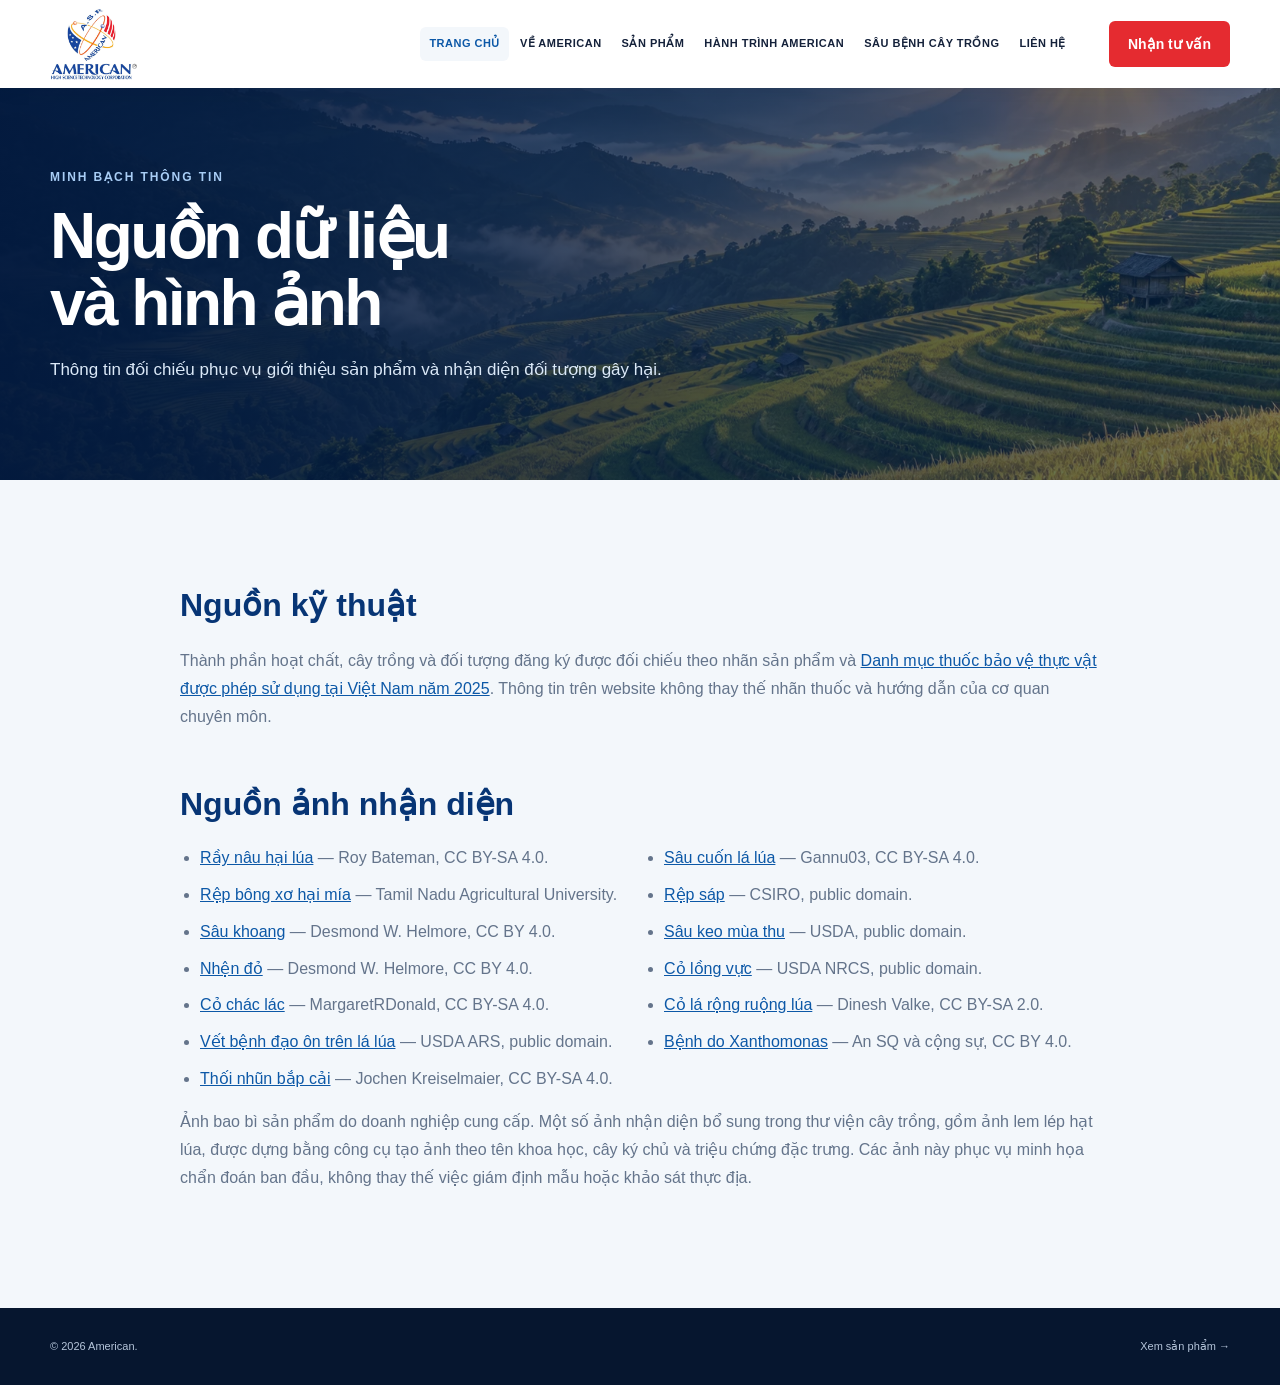
<file: sources.html>
<!doctype html>
<html lang="vi">
<head><meta charset="utf-8"><meta name="viewport" content="width=device-width,initial-scale=1"><meta name="description" content="Nguồn dữ liệu kỹ thuật và ảnh nhận diện sâu bệnh trên website American."><title>Nguồn dữ liệu | American</title><link rel="stylesheet" href="styles.css?v=copyright-protection-v5"></head>
<body>
<header class="site-header"><div class="container nav-wrap"><a class="brand" href="index.html"><img src="assets/logo-american.jpg" alt="Logo American"></a><button class="menu-toggle" type="button" aria-expanded="false" aria-controls="primary-nav"><span></span><span></span><span></span><span class="sr-only">Mở menu</span></button><nav id="primary-nav"><a href="index.html">Trang chủ</a><a href="about.html">Giới thiệu</a><a href="products.html">Sản phẩm</a><a href="news.html">Kiến thức</a><a href="contact.html">Liên hệ</a></nav><a class="nav-cta" href="contact.html">Nhận tư vấn</a></div></header>
<main>
  <section class="page-hero compact"><div class="container"><p class="eyebrow light">Minh bạch thông tin</p><h1>Nguồn dữ liệu<br>và hình ảnh</h1><p>Thông tin đối chiếu phục vụ giới thiệu sản phẩm và nhận diện đối tượng gây hại.</p></div></section>
  <section class="section source-page"><div class="container">
    <h2>Nguồn kỹ thuật</h2>
    <p>Thành phần hoạt chất, cây trồng và đối tượng đăng ký được đối chiếu theo nhãn sản phẩm và <a href="https://datafiles.chinhphu.vn/cpp/files/vbpq/2025/12/75-bnnmt-pl1.pdf" target="_blank" rel="noopener">Danh mục thuốc bảo vệ thực vật được phép sử dụng tại Việt Nam năm 2025</a>. Thông tin trên website không thay thế nhãn thuốc và hướng dẫn của cơ quan chuyên môn.</p>
    <h2>Nguồn ảnh nhận diện</h2>
    <ul class="source-list">
      <li><a href="https://commons.wikimedia.org/wiki/File:BPH_damage2.jpg">Rầy nâu hại lúa</a> — Roy Bateman, CC BY-SA 4.0.</li>
      <li><a href="https://commons.wikimedia.org/wiki/File:Cnaphalocrocis_medinalis.jpg">Sâu cuốn lá lúa</a> — Gannu03, CC BY-SA 4.0.</li>
      <li><a href="https://agritech.tnau.ac.in/crop_protection/crop_prot_crop_insectpest%20_sugarcane_5.html">Rệp bông xơ hại mía</a> — Tamil Nadu Agricultural University.</li>
      <li><a href="https://commons.wikimedia.org/wiki/File:Planococcus_lilacinus_from_CSIRO.jpg">Rệp sáp</a> — CSIRO, public domain.</li>
      <li><a href="https://commons.wikimedia.org/wiki/File:LEPI_Noctuidae_Spodoptera_litura_larva.png">Sâu khoang</a> — Desmond W. Helmore, CC BY 4.0.</li>
      <li><a href="https://commons.wikimedia.org/wiki/File:Spodoptera_frugiperda_worm.jpg">Sâu keo mùa thu</a> — USDA, public domain.</li>
      <li><a href="https://commons.wikimedia.org/wiki/File:ACAR_Tetranychidae_Tetranychus_urticae.png">Nhện đỏ</a> — Desmond W. Helmore, CC BY 4.0.</li>
      <li><a href="https://commons.wikimedia.org/wiki/File:Echinochloa_crus-galli01.jpg">Cỏ lồng vực</a> — USDA NRCS, public domain.</li>
      <li><a href="https://commons.wikimedia.org/wiki/File:Cyperus_difformis_P6100106.jpg">Cỏ chác lác</a> — MargaretRDonald, CC BY-SA 4.0.</li>
      <li><a href="https://commons.wikimedia.org/wiki/File:Monochoria_vaginalis_(3870910386).jpg">Cỏ lá rộng ruộng lúa</a> — Dinesh Valke, CC BY-SA 2.0.</li>
      <li><a href="https://commons.wikimedia.org/wiki/File:Rice_blast_Magnaporthe_grisea.jpg">Vết bệnh đạo ôn trên lá lúa</a> — USDA ARS, public domain.</li>
      <li><a href="https://commons.wikimedia.org/wiki/File:Xanthomonas-disease.jpg">Bệnh do Xanthomonas</a> — An SQ và cộng sự, CC BY 4.0.</li>
      <li><a href="https://commons.wikimedia.org/wiki/File:Chinakohl_Erwinia_carotovora--Jochen-Kreiselmaier-DLR-NW.jpg">Thối nhũn bắp cải</a> — Jochen Kreiselmaier, CC BY-SA 4.0.</li>
    </ul>
    <p>Ảnh bao bì sản phẩm do doanh nghiệp cung cấp. Một số ảnh nhận diện bổ sung trong thư viện cây trồng, gồm ảnh lem lép hạt lúa, được dựng bằng công cụ tạo ảnh theo tên khoa học, cây ký chủ và triệu chứng đặc trưng. Các ảnh này phục vụ minh họa chẩn đoán ban đầu, không thay thế việc giám định mẫu hoặc khảo sát thực địa.</p>
  </div></section>
</main>
<footer><div class="container footer-bottom"><span>© 2026 American.</span><a href="products.html">Xem sản phẩm →</a></div></footer><script src="script.js?v=copyright-protection-v5"></script>
</body></html>
</file>
<file: styles.css>
:root{--navy:#073575;--navy-dark:#041f49;--blue:#0c58a7;--red:#e52b30;--orange:#f49b19;--green:#16815b;--ink:#14213a;--muted:#64748b;--line:#dce4ee;--soft:#f3f7fb;--white:#fff;--shadow:0 20px 55px rgba(7,53,117,.13)}
*{box-sizing:border-box}html{scroll-behavior:smooth}body{margin:0;color:var(--ink);font-family:Inter,"Segoe UI",Arial,sans-serif;line-height:1.6;background:#fff}a{color:inherit;text-decoration:none}img{display:block;max-width:100%}button{font:inherit}.container{width:min(1180px,calc(100% - 40px));margin-inline:auto}.sr-only{position:absolute;width:1px;height:1px;overflow:hidden;clip:rect(0,0,0,0)}.skip-link{position:fixed;left:12px;top:-60px;background:#fff;padding:10px 16px;z-index:999}.skip-link:focus{top:12px}.topbar{background:var(--navy-dark);color:#dbe9fa;font-size:13px}.topbar-inner{height:38px;display:flex;align-items:center;justify-content:space-between}.topbar p{margin:0}.topbar-inner div{display:flex;gap:28px}.topbar a{color:#fff;font-weight:700}.nav-wrap{height:88px;display:flex;align-items:center;gap:34px}.site-header{position:relative;z-index:20;background:#fff;box-shadow:0 2px 18px rgba(15,23,42,.07)}.brand{width:170px;height:72px;overflow:hidden;display:flex;align-items:center;justify-content:flex-start}.brand img{width:128px;transform:scale(1.2)}nav{display:flex;align-items:center;justify-content:center;gap:27px;margin-left:auto}nav a{font-size:14px;font-weight:700;position:relative;padding:32px 0}nav a:after{content:"";position:absolute;left:0;right:100%;bottom:23px;height:2px;background:var(--red);transition:.25s}nav a:hover:after,nav a.active:after{right:0}.nav-cta,.button{display:inline-flex;align-items:center;justify-content:center;gap:12px;font-weight:800;border-radius:6px;transition:.25s}.nav-cta{background:var(--red);color:#fff;padding:12px 19px;font-size:14px}.nav-cta:hover,.button-primary:hover{background:#c71922;transform:translateY(-2px)}.menu-toggle{display:none;border:0;background:none;padding:8px}.menu-toggle span:not(.sr-only){display:block;width:25px;height:2px;background:var(--navy);margin:5px}
.hero{min-height:690px;position:relative;overflow:hidden;color:#fff;background:linear-gradient(112deg,#03265b 0%,#064b91 62%,#0b70b2 100%)}.hero:before{content:"";position:absolute;inset:0;background-image:linear-gradient(rgba(255,255,255,.025) 1px,transparent 1px),linear-gradient(90deg,rgba(255,255,255,.025) 1px,transparent 1px);background-size:54px 54px;mask-image:linear-gradient(to right,#000,transparent)}.hero-glow{position:absolute;width:620px;height:620px;border-radius:50%;right:-100px;top:-80px;background:radial-gradient(circle,rgba(244,155,25,.24),transparent 68%)}.hero-grid{min-height:690px;display:grid;grid-template-columns:1.08fr .92fr;align-items:center;gap:35px;position:relative}.hero-copy{padding:58px 0 92px}.eyebrow{text-transform:uppercase;letter-spacing:.16em;font-weight:800;font-size:12px;margin:0 0 16px}.eyebrow span{display:inline-block;width:28px;height:2px;vertical-align:middle;background:var(--orange);margin-right:10px}.eyebrow.blue{color:var(--blue)}.eyebrow.light{color:#a8cdf5}.hero h1{font-size:clamp(50px,5.4vw,76px);line-height:1.04;letter-spacing:-.045em;margin:0 0 24px;max-width:700px}.hero h1 em{font-style:normal;color:#ffbd43}.hero-lead{max-width:640px;font-size:18px;color:#d9e7f7;margin:0 0 30px}.hero-actions{display:flex;gap:12px;margin-bottom:42px}.button{padding:14px 22px;border:1px solid transparent}.button-primary{background:var(--red);color:#fff}.button-ghost{border-color:rgba(255,255,255,.5);color:#fff}.button-ghost:hover{background:#fff;color:var(--navy)}.hero-stats{display:flex;margin:0;gap:0}.hero-stats div{padding:0 32px;border-left:1px solid rgba(255,255,255,.24)}.hero-stats div:first-child{padding-left:0;border:0}.hero-stats dt{font-size:27px;font-weight:900;color:#fff}.hero-stats dd{margin:0;color:#adc7e5;font-size:12px}.hero-visual{position:relative;height:550px;display:flex;align-items:center;justify-content:center}.hero-visual>img{width:480px;height:380px;object-fit:cover;object-position:center;border-radius:22px;box-shadow:0 35px 80px rgba(0,0,0,.35);position:relative;z-index:2;clip-path:polygon(4% 0,100% 0,96% 100%,0 100%)}.product-halo{position:absolute;width:440px;height:440px;border-radius:50%;background:linear-gradient(135deg,rgba(255,255,255,.18),rgba(244,155,25,.12));border:1px solid rgba(255,255,255,.2)}.orbit{position:absolute;border:1px solid rgba(255,255,255,.16);border-radius:50%;transform:rotate(-18deg)}.orbit-one{width:540px;height:300px}.orbit-two{width:560px;height:360px;transform:rotate(18deg)}.science-chip,.crop-chip{position:absolute;z-index:3;background:rgba(255,255,255,.96);color:var(--ink);display:flex;align-items:center;gap:12px;padding:12px 16px;border-radius:10px;box-shadow:var(--shadow)}.science-chip{left:-4px;top:95px}.crop-chip{right:-5px;bottom:80px}.science-chip>span,.crop-chip>span{display:grid;place-items:center;width:35px;height:35px;border-radius:50%;background:#fff0d6;color:var(--orange);font-weight:900}.crop-chip>span{background:#e7f8ef;color:var(--green)}.science-chip strong,.crop-chip strong{display:block;font-size:13px}.science-chip small,.crop-chip small{display:block;color:var(--muted);font-size:11px}.hero-wave{position:absolute;left:-2%;right:-2%;bottom:-1px;height:58px;background:#fff;clip-path:ellipse(55% 50% at 50% 100%)}
.trust-strip{position:relative;margin-top:-2px;background:#fff}.trust-grid{display:grid;grid-template-columns:repeat(4,1fr);padding:26px 0;border-bottom:1px solid var(--line)}.trust-grid>div{display:flex;align-items:center;gap:14px;padding:4px 24px;border-right:1px solid var(--line)}.trust-grid>div:first-child{padding-left:0}.trust-grid>div:last-child{border:0}.trust-grid>div>span{font-size:12px;font-weight:900;color:var(--red);border:1px solid #f2b4b6;border-radius:50%;width:34px;height:34px;display:grid;place-items:center}.trust-grid p{margin:0}.trust-grid strong,.trust-grid small{display:block}.trust-grid strong{font-size:13px}.trust-grid small{color:var(--muted);font-size:11px}.section{padding:100px 0}.section-head h2{font-size:clamp(34px,4vw,50px);line-height:1.12;letter-spacing:-.035em;margin:0}.section-head.split{display:grid;grid-template-columns:1fr .7fr;align-items:end;gap:50px;margin-bottom:48px}.section-head.split>p{color:var(--muted);margin:0 0 7px}.section-head.center{text-align:center;max-width:720px;margin:0 auto 32px}.section-head.center>p:last-child{color:var(--muted)}.solutions{background:var(--soft)}.solution-grid{display:grid;grid-template-columns:repeat(3,1fr);gap:22px}.solution-card{background:#fff;padding:32px;min-height:330px;border-radius:14px;box-shadow:0 12px 32px rgba(15,23,42,.06);position:relative;overflow:hidden;border-bottom:4px solid;transition:.3s}.solution-card:hover{transform:translateY(-8px);box-shadow:var(--shadow)}.solution-card:after{content:"";position:absolute;width:160px;height:160px;border-radius:50%;right:-70px;top:-70px;background:currentColor;opacity:.06}.solution-card.red{color:var(--red)}.solution-card.green{color:var(--green)}.solution-card.gold{color:var(--orange)}.solution-card .icon{width:58px;height:58px;border-radius:12px;background:currentColor;color:#fff;display:grid;place-items:center;font-size:29px}.solution-card>p{font-size:11px;font-weight:900;margin:28px 0 5px;opacity:.8}.solution-card h3{font-size:25px;margin:0 0 10px;color:var(--ink)}.solution-card>span{color:var(--muted);display:block;min-height:54px}.solution-card a{display:inline-block;margin-top:25px;font-size:13px;font-weight:900}.products{background:#fff}.filter{display:flex;justify-content:center;gap:8px;margin:0 0 35px}.filter button{border:1px solid var(--line);background:#fff;color:var(--muted);padding:9px 18px;border-radius:99px;cursor:pointer;font-size:13px;font-weight:800}.filter button.active,.filter button:hover{background:var(--navy);border-color:var(--navy);color:#fff}.product-grid{display:grid;grid-template-columns:repeat(3,1fr);gap:22px}.product-card{border:1px solid var(--line);border-radius:14px;overflow:hidden;position:relative;background:#fff;transition:.3s}.product-card:hover{transform:translateY(-6px);box-shadow:var(--shadow);border-color:transparent}.product-card[hidden]{display:none}.badge{position:absolute;z-index:2;top:14px;left:14px;background:var(--red);color:#fff;font-weight:800;font-size:10px;text-transform:uppercase;padding:5px 9px;border-radius:4px}.product-image{height:250px;background:#edf5ec;overflow:hidden}.product-image img{width:100%;height:100%;object-fit:cover;transition:.45s}.product-card:hover .product-image img{transform:scale(1.04)}.product-info{padding:22px}.product-info small{color:var(--red);font-weight:800;text-transform:uppercase;letter-spacing:.1em;font-size:10px}.product-info h3{font-size:20px;margin:5px 0 2px}.product-info p{color:var(--muted);font-size:13px;margin:0 0 18px}.product-info a{display:flex;justify-content:space-between;border-top:1px solid var(--line);padding-top:14px;font-size:12px;font-weight:900;color:var(--navy)}.text-link{display:block;width:max-content;margin:36px auto 0;color:var(--blue);font-size:13px;font-weight:900;border-bottom:1px solid}.text-link.inline{margin:0}.about{padding:0;background:var(--navy-dark);color:#fff}.about-grid{min-height:620px;display:grid;grid-template-columns:1fr 1fr}.about-visual{position:relative;background:linear-gradient(135deg,rgba(5,38,81,.1),rgba(5,38,81,.55)),url('assets/products/usatabon-175wp.jpg') center/cover;min-height:620px}.about-visual:after{content:"";position:absolute;inset:0;background:linear-gradient(to right,transparent 60%,var(--navy-dark))}.experience{position:absolute;right:-45px;bottom:58px;z-index:2;background:var(--orange);color:var(--navy-dark);width:205px;height:145px;padding:24px;display:flex;align-items:center;gap:13px}.experience strong{font-size:48px;line-height:1}.experience span{font-size:12px;font-weight:800}.about-copy{padding:95px 0 80px 95px;align-self:center}.about-copy h2{font-size:47px;line-height:1.12;margin:0 0 25px}.about-copy>p:not(.eyebrow){color:#c3d4e8}.about-copy ul{list-style:none;padding:12px 0;margin:0 0 25px}.about-copy li{margin:11px 0;color:#e3edf8}.about-copy li span{color:#ffbd43;margin-right:11px}.button-white{background:#fff;color:var(--navy)}.button-white:hover{background:#ffbd43}.knowledge{background:var(--soft)}.article-grid{display:grid;grid-template-columns:1.35fr .8fr .8fr;gap:22px}.article{background:#fff;border-radius:12px;overflow:hidden;box-shadow:0 10px 25px rgba(15,23,42,.05)}.article-photo{height:190px;background-size:cover;background-position:center}.article.featured .article-photo{height:280px}.article-photo.rice{background-image:linear-gradient(rgba(5,38,81,.05),rgba(5,38,81,.05)),url('assets/products/cytoc-placeholder.jpg'),url('assets/products/actatoc-200wp.jpg')}.article-photo.coffee{background-image:url('assets/products/usatabon-175wp.jpg')}.article-photo.field{background-image:url('assets/products/samtako-25sc.jpg')}.article>div:last-child{padding:22px}.article small{font-size:10px;color:var(--red);font-weight:800;text-transform:uppercase}.article h3{font-size:19px;line-height:1.35;margin:8px 0 18px}.article.featured h3{font-size:26px}.article a{font-size:12px;font-weight:900;color:var(--blue)}.cta{background:linear-gradient(105deg,#0d56a0,var(--navy));color:#fff;padding:68px 0;position:relative;overflow:hidden}.cta:after{content:"";position:absolute;width:400px;height:400px;border:90px solid rgba(255,255,255,.04);border-radius:50%;right:-80px;top:-150px}.cta-inner{display:flex;justify-content:space-between;align-items:center;gap:40px;position:relative;z-index:1}.cta h2{font-size:42px;line-height:1.16;margin:0}.cta-actions{display:flex;gap:10px}.button-outline-white{border-color:rgba(255,255,255,.6);color:#fff}.button-outline-white:hover{background:#fff;color:var(--navy)}footer{background:#06162f;color:#b5c5da;padding:64px 0 20px}.footer-grid{display:grid;grid-template-columns:1.5fr .7fr .8fr 1.15fr;gap:60px;padding-bottom:45px}.footer-brand img{width:145px;height:90px;object-fit:cover;object-position:center;margin-bottom:18px;border-radius:4px}.footer-brand p{max-width:280px}.footer-grid h3{color:#fff;font-size:14px;margin:0 0 18px}.footer-grid a,.footer-grid p{display:block;font-size:13px;margin:0 0 10px}.footer-grid a:hover{color:#ffbd43}.footer-bottom{border-top:1px solid rgba(255,255,255,.12);padding-top:20px;display:flex;justify-content:space-between;font-size:11px}.floating-contact{position:fixed;right:20px;bottom:20px;background:var(--red);color:#fff;width:62px;height:62px;border-radius:50%;display:grid;place-items:center;z-index:10;box-shadow:0 12px 28px rgba(229,43,48,.35);line-height:1}.floating-contact span{font-size:20px;margin-top:8px}.floating-contact small{font-size:9px;margin-top:-10px}
@media(max-width:980px){nav{position:absolute;top:88px;left:20px;right:20px;background:#fff;display:none;flex-direction:column;align-items:stretch;gap:0;padding:12px;box-shadow:var(--shadow);border-radius:10px}.site-header.open nav{display:flex}.site-header nav a{padding:12px}.nav-cta{margin-left:auto}.menu-toggle{display:block}.hero-grid{grid-template-columns:1fr;min-height:auto}.hero-copy{padding-bottom:15px}.hero-visual{height:480px}.hero-visual>img{width:min(520px,85%)}.trust-grid{grid-template-columns:1fr 1fr}.trust-grid>div:nth-child(2){border-right:0}.solution-grid,.product-grid{grid-template-columns:repeat(2,1fr)}.about-copy{padding-left:55px}.article-grid{grid-template-columns:1fr 1fr}.article.featured{grid-column:1/-1}.footer-grid{grid-template-columns:1.2fr 1fr 1fr}.footer-grid>div:last-child{grid-column:1/-1}.cta-inner{align-items:flex-start;flex-direction:column}}
@media(max-width:640px){.container{width:min(100% - 28px,1180px)}.topbar{display:none}.nav-wrap{height:72px}.brand{height:62px;width:135px}.brand img{width:105px}.nav-cta{display:none}nav{top:72px}.section{padding:72px 0}.hero{min-height:0}.hero-grid{display:block}.hero-copy{padding:64px 0 20px}.hero h1{font-size:45px}.hero-lead{font-size:16px}.hero-actions{align-items:stretch;flex-direction:column}.hero-stats{justify-content:space-between}.hero-stats div{padding:0 12px}.hero-stats dd{max-width:75px}.hero-visual{height:390px}.hero-visual>img{width:100%;height:290px}.science-chip{left:2px;top:32px}.crop-chip{right:2px;bottom:18px}.orbit{display:none}.trust-grid{grid-template-columns:1fr}.trust-grid>div{border:0;border-bottom:1px solid var(--line);padding:14px 0}.section-head.split{grid-template-columns:1fr;gap:18px}.section-head h2{font-size:37px}.solution-grid,.product-grid{grid-template-columns:1fr}.solution-card{min-height:290px}.filter{justify-content:flex-start;overflow-x:auto;padding-bottom:5px}.filter button{white-space:nowrap}.product-image{height:235px}.about-grid{grid-template-columns:1fr}.about-visual{min-height:390px}.about-visual:after{background:linear-gradient(to bottom,transparent 70%,var(--navy-dark))}.experience{right:15px;bottom:20px;width:178px;height:120px}.about-copy{padding:55px 0 70px}.about-copy h2{font-size:37px}.article-grid{grid-template-columns:1fr}.article.featured{grid-column:auto}.article.featured .article-photo{height:210px}.cta h2{font-size:34px}.cta-actions{width:100%;flex-direction:column}.footer-grid{grid-template-columns:1fr 1fr;gap:35px}.footer-brand{grid-column:1/-1}.footer-grid>div:last-child{grid-column:1/-1}.footer-bottom{gap:8px;flex-direction:column}.floating-contact{width:56px;height:56px}}
@media(prefers-reduced-motion:reduce){html{scroll-behavior:auto}*,*:before,*:after{transition:none!important}}
:focus-visible{outline:3px solid #ffbd43;outline-offset:3px}
.brand{width:170px;height:78px}.brand img{width:88px;height:74px;object-fit:contain;transform:none}
@media(max-width:640px){.brand{height:68px;width:120px}.brand img{width:76px;height:64px}}
.article-photo.rice{background-image:linear-gradient(rgba(5,38,81,.05),rgba(5,38,81,.05)),url('assets/products/actatoc-200wp.jpg')}
.hero{background-image:linear-gradient(90deg,rgba(3,26,63,.94) 0%,rgba(4,48,94,.76) 42%,rgba(4,48,94,.22) 72%,rgba(4,48,94,.08) 100%),url('assets/hero-mu-cang-chai-v2.png');background-position:center;background-size:cover}
.hero-glow{display:none}.hero-visual{opacity:.1;filter:blur(3px);transform:scale(.92);transform-origin:center right;pointer-events:none}.hero-copy{position:relative;z-index:4;text-shadow:0 2px 18px rgba(0,0,0,.18)}
@media(max-width:640px){.hero{background-image:linear-gradient(180deg,rgba(3,26,63,.9) 0%,rgba(4,48,94,.72) 55%,rgba(4,48,94,.25) 100%),url('assets/hero-mu-cang-chai-v2.png');background-position:58% center}.hero-visual{display:none}.hero-copy{padding-bottom:110px}.hero-wave{height:34px}}
.page-hero{padding:110px 0;color:#fff;background:linear-gradient(90deg,rgba(3,26,63,.96),rgba(4,48,94,.52)),url('assets/hero-mu-cang-chai-v2.png') center/cover}.page-hero.compact{padding:80px 0}.page-hero h1{font-size:clamp(45px,5vw,68px);line-height:1.05;letter-spacing:-.04em;margin:0 0 18px}.page-hero>div>p:last-child{max-width:620px;color:#dbe9f8;font-size:17px}.story-grid{display:grid;grid-template-columns:.8fr 1.2fr;gap:90px;align-items:start}.story-grid h2,.contact-grid h2{font-size:clamp(34px,4vw,49px);line-height:1.15;margin:0}.story-grid>div:last-child{color:var(--muted);font-size:17px}.values{background:var(--soft)}.timeline{background:var(--navy-dark);color:#fff}.timeline h2{font-size:clamp(34px,4vw,50px);max-width:760px;line-height:1.15}.metric-grid{display:grid;grid-template-columns:repeat(4,1fr);gap:1px;background:rgba(255,255,255,.14);margin-top:50px}.metric-grid div{background:var(--navy-dark);padding:32px}.metric-grid strong,.metric-grid span{display:block}.metric-grid strong{font-size:30px;color:#ffbd43}.metric-grid span{color:#bbcee4;font-size:13px}.catalog{grid-template-columns:repeat(4,1fr)}.catalog .product-image{height:220px}.product-detail{background:var(--soft)}.detail-grid{display:grid;grid-template-columns:1.1fr .9fr;gap:65px;align-items:center}.detail-image{border-radius:18px;overflow:hidden;box-shadow:var(--shadow)}.detail-image img{width:100%;height:520px;object-fit:cover}.detail-grid h1{font-size:clamp(45px,5vw,70px);line-height:1;margin:0 0 20px;color:var(--navy)}.detail-lead{font-size:18px;color:var(--muted)}.specs{margin:28px 0}.specs div{display:grid;grid-template-columns:130px 1fr;border-top:1px solid var(--line);padding:13px 0}.specs dt{color:var(--muted);font-size:13px}.specs dd{margin:0;font-weight:800}.notice{padding:14px;border-left:3px solid var(--orange);background:#fff7e8;font-size:12px;margin-bottom:24px}.detail-info{background:#fff}.news-grid{grid-template-columns:1.2fr .8fr .8fr}.article p{color:var(--muted);font-size:13px}.contact-grid{display:grid;grid-template-columns:.9fr 1.1fr;gap:90px}.contact-list{margin-top:35px}.contact-list div{padding:18px 0;border-top:1px solid var(--line)}.contact-list small,.contact-list strong,.contact-list a{display:block}.contact-list small{color:var(--muted);text-transform:uppercase;font-size:10px;font-weight:800;letter-spacing:.12em}.contact-list a,.contact-list strong{font-size:16px;margin-top:4px}.contact-form{padding:35px;background:var(--soft);border-radius:14px}.contact-form h3{font-size:26px;margin:0 0 22px}.contact-form label{display:block;font-size:12px;font-weight:800;margin:0 0 15px}.contact-form input,.contact-form select,.contact-form textarea{width:100%;display:block;margin-top:6px;border:1px solid var(--line);border-radius:6px;background:#fff;padding:12px;color:var(--ink);font:inherit}.contact-form textarea{resize:vertical}.contact-form>small{display:block;color:var(--muted);margin-top:12px}body>footer>.footer-bottom:only-child{padding:30px 0;border:0}body>footer:has(>.footer-bottom:only-child){padding:0}
@media(max-width:980px){.catalog{grid-template-columns:repeat(3,1fr)}.story-grid,.detail-grid,.contact-grid{grid-template-columns:1fr;gap:45px}.metric-grid{grid-template-columns:1fr 1fr}.news-grid{grid-template-columns:1fr 1fr}}
@media(max-width:640px){.page-hero,.page-hero.compact{padding:65px 0}.page-hero h1{font-size:42px}.catalog{grid-template-columns:1fr}.story-grid{gap:28px}.metric-grid{grid-template-columns:1fr 1fr}.metric-grid div{padding:20px}.detail-image img{height:300px}.news-grid{grid-template-columns:1fr}.contact-form{padding:22px}.specs div{grid-template-columns:105px 1fr}}
.hero{background-image:linear-gradient(90deg,rgba(3,26,63,.94) 0%,rgba(4,48,94,.76) 42%,rgba(4,48,94,.22) 72%,rgba(4,48,94,.08) 100%),url('assets/hero-mu-cang-chai-v2.webp')}.page-hero{background-image:linear-gradient(90deg,rgba(3,26,63,.96),rgba(4,48,94,.52)),url('assets/hero-mu-cang-chai-v2.webp')}
@media(max-width:640px){.hero{background-image:linear-gradient(180deg,rgba(3,26,63,.9) 0%,rgba(4,48,94,.72) 55%,rgba(4,48,94,.25) 100%),url('assets/hero-mu-cang-chai-v2.webp')}}
.detail-kicker{font-size:18px;color:var(--muted)}.product-analysis{display:grid;grid-template-columns:.75fr 1.25fr;gap:85px;align-items:start}.product-analysis h2{font-size:clamp(36px,4vw,52px);line-height:1.12;margin:0}.product-analysis>p{font-size:18px;line-height:1.85;color:var(--muted);margin:32px 0 0}.priority-section{background:var(--soft)}.priority-list{list-style:none;margin:0;padding:0;display:grid;grid-template-columns:repeat(3,1fr);gap:16px}.priority-list li{background:#fff;padding:26px;border-radius:12px;border-top:4px solid var(--red);box-shadow:0 8px 24px rgba(15,23,42,.05)}.priority-list span{display:block;color:var(--red);font-weight:900;font-size:12px;margin-bottom:18px}.priority-list strong{font-size:18px;line-height:1.35}.specs dt{line-height:1.35}
@media(max-width:780px){.product-analysis{grid-template-columns:1fr;gap:22px}.product-analysis>p{margin-top:0}.priority-list{grid-template-columns:1fr}.detail-grid h1{font-size:42px;word-break:break-word}}
.modal-open{overflow:hidden}.product-modal{width:min(1100px,calc(100% - 30px));max-height:92vh;padding:0;border:0;border-radius:18px;color:var(--ink);box-shadow:0 35px 100px rgba(0,0,0,.35);overflow:auto}.product-modal::backdrop{background:rgba(2,16,38,.72);backdrop-filter:blur(5px)}.modal-shell{position:relative;padding:38px}.modal-close{position:sticky;float:right;top:12px;z-index:4;width:42px;height:42px;border:0;border-radius:50%;background:var(--navy-dark);color:#fff;font-size:28px;line-height:1;cursor:pointer}.modal-top{display:grid;grid-template-columns:1.05fr .95fr;gap:38px;align-items:center;clear:both}.modal-product-image{border-radius:14px;overflow:hidden;background:var(--soft)}.modal-product-image img{width:100%;height:390px;object-fit:cover}.modal-summary>small{color:var(--red);font-size:11px;font-weight:900;letter-spacing:.13em;text-transform:uppercase}.modal-summary h2{font-size:clamp(36px,4vw,57px);line-height:1.02;color:var(--navy);margin:9px 0 25px}.modal-active{padding:18px 0;border-block:1px solid var(--line);margin-bottom:25px}.modal-active span,.modal-active strong{display:block}.modal-active span{font-size:11px;color:var(--muted);text-transform:uppercase;letter-spacing:.08em}.modal-active strong{font-size:17px;margin-top:5px}.modal-analysis{margin:34px 0;padding:28px;background:var(--soft);border-radius:12px}.modal-analysis>p:last-child{font-size:16px;line-height:1.75;color:var(--muted);margin-bottom:0}.modal-targets{display:grid;grid-template-columns:repeat(3,1fr);gap:14px}.modal-targets article{border:1px solid var(--line);border-radius:12px;overflow:hidden;background:#fff}.modal-targets img{width:100%;height:145px;object-fit:cover}.modal-targets article>div{padding:15px}.modal-targets span{display:block;color:var(--red);font-size:10px;font-weight:900}.modal-targets strong{display:block;font-size:14px;line-height:1.4;margin-top:4px}.modal-note{font-size:11px;color:var(--muted);margin:24px 0 0}.product-info a{cursor:pointer}
@media(max-width:720px){.product-modal{width:calc(100% - 18px);max-height:95vh}.modal-shell{padding:18px}.modal-top{grid-template-columns:1fr;gap:20px}.modal-product-image img{height:240px}.modal-summary h2{font-size:36px}.modal-targets{grid-template-columns:1fr}.modal-targets article{display:grid;grid-template-columns:110px 1fr}.modal-targets img{height:100%;min-height:105px}.modal-analysis{padding:20px;margin:24px 0}.modal-close{top:5px}}
.hero-grid{grid-template-columns:1fr}.hero-copy{max-width:720px}.hero-visual{display:none!important}.featured-showcase{background:#fff}.featured-slider{position:relative;min-height:510px;background:var(--navy-dark);border-radius:18px;overflow:hidden;color:#fff;box-shadow:var(--shadow)}.featured-slide{position:absolute;inset:0;display:grid;grid-template-columns:1.08fr .92fr;opacity:0;visibility:hidden;transform:translateX(25px);transition:opacity .6s ease,transform .6s ease,visibility .6s}.featured-slide.active{opacity:1;visibility:visible;transform:none}.featured-image{height:510px;overflow:hidden}.featured-image img{width:100%;height:100%;object-fit:cover}.featured-copy{padding:70px 60px;align-self:center}.featured-copy>span{color:#ffbd43;font-size:11px;font-weight:900;letter-spacing:.13em;text-transform:uppercase}.featured-copy h3{font-size:clamp(38px,4vw,58px);line-height:1.02;margin:12px 0 20px}.featured-copy p{color:#c6d7ea;max-width:430px}.featured-copy a{display:inline-flex;gap:20px;color:#fff;font-size:13px;font-weight:900;border-bottom:1px solid rgba(255,255,255,.5);padding-bottom:7px;margin-top:16px}.featured-controls{position:absolute;z-index:4;right:45px;bottom:30px;display:flex;align-items:center;gap:12px}.featured-controls>button{width:38px;height:38px;border-radius:50%;border:1px solid rgba(255,255,255,.4);background:transparent;color:#fff;cursor:pointer}.featured-dots{display:flex;gap:7px}.featured-dots button{width:7px;height:7px;border:0;border-radius:99px;background:rgba(255,255,255,.4);padding:0;cursor:pointer;transition:.25s}.featured-dots button.active{width:24px;background:#ffbd43}
@media(max-width:760px){.featured-slider{min-height:650px}.featured-slide{grid-template-columns:1fr;align-content:start}.featured-image{height:300px}.featured-copy{padding:32px 25px 80px}.featured-copy h3{font-size:36px}.featured-controls{right:auto;left:25px;bottom:24px}}
.featured-showcase .section-head{margin-bottom:48px}
.modal-source{font-size:12px;color:var(--muted);margin:24px 0 8px}.modal-source a,.source-page a{color:var(--blue);text-decoration:underline}.source-page{background:var(--soft)}.source-page .container{max-width:920px}.source-page h2{font-size:32px;color:var(--navy);margin:0 0 14px}.source-page h2:not(:first-child){margin-top:48px}.source-page>div>p{color:var(--muted);line-height:1.75}.source-list{display:grid;grid-template-columns:1fr 1fr;gap:12px 28px;padding-left:20px}.source-list li{color:var(--muted);line-height:1.55}@media(max-width:700px){.source-list{grid-template-columns:1fr}}
.about-visual{background-image:linear-gradient(135deg,rgba(5,38,81,.02),rgba(5,38,81,.28)),url('assets/american-lab-v1.webp');background-position:center;background-size:cover}
.catalog-nav{background:#fff;position:relative;z-index:3}.category-switcher{display:grid;grid-template-columns:repeat(3,1fr);gap:1px;background:var(--line);transform:translateY(-28px);box-shadow:var(--shadow);border-radius:12px;overflow:hidden}.category-switcher button{border:0;background:#fff;padding:25px;text-align:left;cursor:pointer;display:grid;grid-template-columns:42px 1fr;column-gap:12px;transition:.25s}.category-switcher button:hover,.category-switcher button.active{background:var(--navy);color:#fff}.category-switcher span{grid-row:1/3;width:34px;height:34px;border:1px solid #f2b4b6;color:var(--red);border-radius:50%;display:grid;place-items:center;font-size:10px;font-weight:900}.category-switcher strong{font-size:18px}.category-switcher small{color:var(--muted)}.category-switcher button.active small,.category-switcher button:hover small{color:#bcd0e8}.catalog .product-image,.product-grid .product-image{background:#f5f8fb}.catalog .product-image img,.product-grid .product-image img{object-fit:contain;padding:12px}.catalog .product-card:hover .product-image img,.product-grid .product-card:hover .product-image img{transform:scale(1.02)}
.catalog-heading{margin-bottom:34px}.catalog-heading h2{font-size:clamp(34px,4vw,50px);line-height:1.08;margin:4px 0 8px;color:var(--navy)}.catalog-heading>p:last-child{max-width:760px;margin:0;color:var(--muted)}.catalog .product-card[hidden]{display:none}
.crop-library{background:var(--soft)}.crop-grid{display:grid;grid-template-columns:repeat(4,1fr);gap:20px}.crop-card{padding:0;border:0;border-radius:14px;overflow:hidden;background:#fff;text-align:left;color:var(--ink);box-shadow:0 10px 28px rgba(15,23,42,.06);cursor:pointer;transition:.3s}.crop-card:hover{transform:translateY(-7px);box-shadow:var(--shadow)}.crop-card img{width:100%;height:210px;object-fit:cover}.crop-card span,.crop-card h2,.crop-card p,.crop-card b{display:block;margin-left:20px;margin-right:20px}.crop-card span{color:var(--red);font-size:10px;font-weight:900;letter-spacing:.1em;text-transform:uppercase;margin-top:18px}.crop-card h2{font-size:25px;margin-top:4px;margin-bottom:4px}.crop-card p{color:var(--muted);font-size:13px;margin-top:0}.crop-card b{font-size:12px;color:var(--blue);padding:14px 0 20px;border-top:1px solid var(--line)}.crop-modal{width:min(1080px,calc(100% - 28px));max-height:92vh;border:0;border-radius:18px;padding:0;box-shadow:0 35px 100px rgba(0,0,0,.35)}.crop-modal::backdrop{background:rgba(2,16,38,.74);backdrop-filter:blur(5px)}.crop-modal-shell{padding:38px;position:relative}.crop-close{position:sticky;float:right;top:8px;width:42px;height:42px;border:0;border-radius:50%;background:var(--navy-dark);color:#fff;font-size:27px;cursor:pointer}.crop-modal-head{clear:both;margin-bottom:28px}.crop-modal-head h2{font-size:48px;color:var(--navy);margin:0}.crop-modal-head>p:last-child{color:var(--muted);margin:4px 0}.crop-pest-grid{display:grid;grid-template-columns:repeat(3,1fr);gap:16px}.crop-pest-grid article{border:1px solid var(--line);border-radius:12px;overflow:hidden}.crop-pest-grid img{width:100%;height:210px;object-fit:cover}.crop-pest-grid article>div{padding:18px}.crop-pest-grid span{color:var(--red);font-size:10px;font-weight:900}.crop-pest-grid h3{font-size:20px;margin:5px 0}.crop-pest-grid p{font-size:13px;color:var(--muted);margin:0;line-height:1.55}
@media(max-width:900px){.crop-grid{grid-template-columns:repeat(2,1fr)}.category-switcher{grid-template-columns:1fr;transform:translateY(-16px)}.crop-pest-grid{grid-template-columns:1fr 1fr}}
@media(max-width:600px){.crop-grid{grid-template-columns:1fr}.crop-card img{height:230px}.crop-modal-shell{padding:20px}.crop-modal-head h2{font-size:38px}.crop-pest-grid{grid-template-columns:1fr}.crop-pest-grid article{display:grid;grid-template-columns:125px 1fr}.crop-pest-grid img{height:100%;min-height:150px}.category-switcher strong{font-size:16px}}
.crop-target-list{display:grid;grid-template-columns:1fr 1fr;gap:7px 14px;margin:14px 20px 18px;padding:0;list-style:none}.crop-target-list li{position:relative;padding-left:13px;color:#42536a;font-size:12px;line-height:1.35}.crop-target-list li:before{content:"";position:absolute;left:0;top:.48em;width:5px;height:5px;border-radius:50%;background:var(--red)}
.modal-targets{grid-template-columns:repeat(4,1fr)}.modal-targets article>div small{display:block;margin-top:8px;color:var(--muted);font-size:9px;line-height:1.35}.priority-list{grid-template-columns:repeat(4,1fr)}.priority-list li{padding:0 0 22px;overflow:hidden}.priority-list img{width:100%;height:170px;object-fit:cover}.priority-list li>span,.priority-list li>strong,.priority-list li>small{margin-left:20px;margin-right:20px}.priority-list li>span{margin-top:18px}.priority-list li>small{display:block;margin-top:9px;color:var(--muted);font-size:10px;line-height:1.4}
@media(max-width:900px){.modal-targets,.priority-list{grid-template-columns:repeat(2,1fr)}}@media(max-width:600px){.modal-targets,.priority-list{grid-template-columns:1fr}.modal-targets article{display:grid;grid-template-columns:110px 1fr}.modal-targets img{height:100%;min-height:105px}}
.modal-product-image{position:relative}.product-gallery-nav{position:absolute;left:50%;bottom:14px;transform:translateX(-50%);display:flex;align-items:center;gap:12px;padding:7px 10px;border-radius:99px;background:rgba(5,38,81,.88);color:#fff}.product-gallery-nav[hidden]{display:none}.product-gallery-nav button{width:30px;height:30px;border:1px solid rgba(255,255,255,.45);border-radius:50%;background:transparent;color:#fff;cursor:pointer}.product-gallery-nav span{min-width:34px;text-align:center;font-size:11px;font-weight:900}.gallery-badge{position:absolute;right:12px;top:12px;padding:5px 9px;border-radius:99px;background:var(--navy);color:#fff;font-size:10px;font-weight:900}.product-card[data-product-gallery] .product-image img{transition:opacity .35s ease}
.company-journey{background:#fff}.journey-head{display:grid;grid-template-columns:1.1fr .9fr;gap:80px;align-items:end;margin-bottom:38px}.journey-head h2{font-size:clamp(38px,4.4vw,58px);line-height:1.08;letter-spacing:-.04em;margin:0}.journey-head>p{color:var(--muted);font-size:16px;margin:0 0 8px}.journey-feature{width:100%;height:590px;border:0;border-radius:20px;overflow:hidden;padding:0;position:relative;background:var(--navy-dark);cursor:pointer;text-align:left;box-shadow:0 28px 70px rgba(7,53,117,.18)}.journey-feature:after{content:"";position:absolute;inset:0;background:linear-gradient(to top,rgba(3,20,48,.9),transparent 58%)}.journey-feature img{width:100%;height:100%;object-fit:cover;transition:transform .7s ease}.journey-feature:hover img{transform:scale(1.025)}.journey-feature>span{position:absolute;z-index:2;left:42px;right:42px;bottom:36px;color:#fff;display:grid;grid-template-columns:1fr auto;align-items:end}.journey-feature small,.journey-feature strong{display:block}.journey-feature small{color:#ffcc70;font-weight:900;letter-spacing:.12em}.journey-feature strong{font-size:clamp(28px,3vw,46px);line-height:1.1;margin-top:6px}.journey-feature em{font-style:normal;font-size:12px;font-weight:900;border-bottom:1px solid rgba(255,255,255,.6);padding-bottom:5px}.journey-strip{display:grid;grid-auto-flow:column;grid-auto-columns:220px;gap:13px;overflow-x:auto;padding:18px 1px 12px;scroll-snap-type:x mandatory;scrollbar-width:thin}.journey-strip button{height:145px;padding:0;border:0;border-radius:11px;overflow:hidden;cursor:pointer;scroll-snap-align:start;background:var(--soft)}.journey-strip img{width:100%;height:100%;object-fit:cover;transition:.35s}.journey-strip button:hover img{transform:scale(1.06)}.journey-hint{margin:4px 0 0;color:var(--muted);font-size:11px}.activity-lightbox{width:min(1200px,calc(100% - 24px));height:min(88vh,820px);padding:0;border:0;border-radius:16px;background:#03162f;color:#fff;overflow:hidden;box-shadow:0 35px 110px rgba(0,0,0,.55)}.activity-lightbox::backdrop{background:rgba(0,10,25,.86);backdrop-filter:blur(6px)}.activity-lightbox figure{width:100%;height:100%;margin:0;display:grid;grid-template-rows:1fr auto}.activity-lightbox figure img{width:100%;height:100%;min-height:0;object-fit:contain}.activity-lightbox figcaption{padding:14px 80px 18px;text-align:center;color:#dbe8f8;font-size:13px}.activity-close{position:absolute;z-index:3;right:16px;top:14px;width:42px;height:42px;border:1px solid rgba(255,255,255,.35);border-radius:50%;background:rgba(3,22,47,.78);color:#fff;font-size:27px;cursor:pointer}.activity-arrow{position:absolute;z-index:3;top:50%;transform:translateY(-50%);width:48px;height:48px;border:1px solid rgba(255,255,255,.35);border-radius:50%;background:rgba(3,22,47,.72);color:#fff;font-size:22px;cursor:pointer}.activity-prev{left:18px}.activity-next{right:18px}.activity-count{position:absolute;left:18px;top:20px;font-size:11px;font-weight:900;color:#fff;background:rgba(3,22,47,.72);padding:6px 10px;border-radius:99px}
@media(max-width:760px){.journey-head{grid-template-columns:1fr;gap:18px}.journey-feature{height:430px}.journey-feature>span{left:22px;right:22px;bottom:22px;grid-template-columns:1fr}.journey-feature em{display:none}.journey-strip{grid-auto-columns:165px}.journey-strip button{height:112px}.activity-lightbox{height:78vh}.activity-arrow{width:40px;height:40px}.activity-lightbox figcaption{padding:12px 55px 16px}.company-journey{padding-top:76px}}
.journey-album-head{display:flex;align-items:end;justify-content:space-between;gap:30px;margin:74px 0 24px;padding-top:54px;border-top:1px solid var(--line)}.journey-album-head small{color:var(--red);font-size:11px;font-weight:900;letter-spacing:.12em;text-transform:uppercase}.journey-album-head h3{font-size:clamp(28px,3.3vw,44px);line-height:1.1;margin:7px 0 0}.journey-album-head>span{color:var(--muted);font-size:12px;font-weight:800}.journey-feature-secondary{height:500px}.journey-feature-secondary:after{background:linear-gradient(to top,rgba(38,5,17,.9),transparent 64%)}
@media(max-width:760px){.journey-album-head{align-items:start;flex-direction:column;margin-top:55px;padding-top:40px;gap:8px}.journey-feature-secondary{height:390px}}
.journey-unified-gallery{display:grid;grid-template-columns:repeat(12,minmax(0,1fr));grid-auto-flow:dense;gap:14px}.journey-gallery-item{grid-column:span 3;height:190px;position:relative;padding:0;border:0;border-radius:14px;overflow:hidden;background:var(--soft);cursor:pointer;box-shadow:0 10px 30px rgba(7,53,117,.08)}.journey-gallery-item.gallery-lead{grid-column:span 8;grid-row:span 2;height:506px}.journey-gallery-item.gallery-wide{grid-column:span 4;height:246px}.journey-gallery-item img{width:100%;height:100%;object-fit:cover;transition:transform .55s ease}.journey-gallery-item:hover img{transform:scale(1.035)}.journey-gallery-item:after{content:attr(data-event-label);position:absolute;left:12px;bottom:12px;padding:6px 9px;border-radius:99px;background:rgba(3,22,47,.78);color:#fff;font-size:9px;font-weight:900;letter-spacing:.08em;text-transform:uppercase;backdrop-filter:blur(6px)}.journey-gallery-item>span{display:none}.journey-gallery-item.gallery-lead:before{content:"";position:absolute;z-index:1;inset:0;background:linear-gradient(to top,rgba(3,20,48,.84),transparent 56%)}.journey-gallery-item.gallery-lead>span{display:grid;position:absolute;z-index:2;left:36px;right:36px;bottom:34px;color:#fff;grid-template-columns:1fr auto;align-items:end}.journey-gallery-item.gallery-lead>span small,.journey-gallery-item.gallery-lead>span strong{display:block}.journey-gallery-item.gallery-lead>span small{color:#ffcc70;font-weight:900;letter-spacing:.12em}.journey-gallery-item.gallery-lead>span strong{font-size:clamp(28px,3vw,44px);line-height:1.1;margin-top:6px}.journey-gallery-item.gallery-lead>span em{font-style:normal;font-size:12px;font-weight:900;border-bottom:1px solid rgba(255,255,255,.6);padding-bottom:5px}.journey-gallery-item.gallery-lead:after{display:none}
@media(max-width:900px){.journey-gallery-item{grid-column:span 4}.journey-gallery-item.gallery-lead{grid-column:span 8}.journey-gallery-item.gallery-wide{grid-column:span 4}}
@media(max-width:760px){.journey-unified-gallery{grid-template-columns:repeat(2,minmax(0,1fr));gap:9px}.journey-gallery-item,.journey-gallery-item.gallery-wide{grid-column:span 1;height:128px;border-radius:10px}.journey-gallery-item.gallery-lead{grid-column:1/-1;grid-row:auto;height:350px}.journey-gallery-item.gallery-lead>span{left:20px;right:20px;bottom:20px;grid-template-columns:1fr}.journey-gallery-item.gallery-lead>span em{display:none}.journey-gallery-item:after{left:7px;bottom:7px;font-size:7px;padding:5px 7px}}
.footer-brand img{width:175px;height:auto;max-height:110px;object-fit:contain;object-position:left center;background:#fff}.footer-bottom{align-items:center;gap:14px;flex-wrap:wrap}.visitor-counter img{display:block;height:20px;width:auto}.journey-view-all{display:flex;width:max-content;margin:34px auto 0}.content-protected img{-webkit-user-drag:none}.content-protected main,.content-protected footer{-webkit-user-select:none;user-select:none}.content-protected input,.content-protected textarea,.content-protected select{-webkit-user-select:text;user-select:text}.gallery-page{background:var(--soft)}.gallery-page-head{padding:90px 0 45px;background:var(--navy-dark);color:#fff}.gallery-page-head h1{font-size:clamp(42px,6vw,72px);line-height:1.05;margin:10px 0 18px}.gallery-page-head p{max-width:720px;color:#c9d8eb}.full-gallery{display:grid;grid-template-columns:repeat(4,minmax(0,1fr));gap:16px}.full-gallery button{height:210px;padding:0;border:0;border-radius:14px;overflow:hidden;position:relative;cursor:pointer;background:#dbe5ef}.full-gallery button:first-child{grid-column:span 2;grid-row:span 2;height:436px}.full-gallery img{width:100%;height:100%;object-fit:cover;transition:transform .45s}.full-gallery button:hover img{transform:scale(1.035)}.full-gallery span{position:absolute;left:10px;bottom:10px;color:#fff;background:rgba(3,22,47,.78);padding:6px 9px;border-radius:99px;font-size:9px;font-weight:900}.gallery-back{margin-top:34px}@media(max-width:760px){.full-gallery{grid-template-columns:repeat(2,minmax(0,1fr));gap:9px}.full-gallery button{height:130px;border-radius:10px}.full-gallery button:first-child{grid-column:1/-1;grid-row:auto;height:300px}.gallery-page-head{padding:64px 0 36px}}
.hero{background-image:linear-gradient(90deg,rgba(3,26,63,.80) 0%,rgba(4,48,94,.58) 42%,rgba(4,48,94,.12) 72%,rgba(4,48,94,.03) 100%),url('assets/hero-mu-cang-chai-v2.webp')}.journey-gallery-item.gallery-lead img,.full-gallery button:first-child img{filter:brightness(1.14) saturate(1.04)}.catalog{grid-template-columns:repeat(2,minmax(0,1fr));gap:24px}.catalog .product-card{display:grid;grid-template-columns:minmax(180px,.9fr) minmax(0,1.1fr);min-height:285px}.catalog .product-image{height:100%;min-height:285px}.catalog .product-info{display:flex;flex-direction:column;justify-content:center;padding:28px}.catalog .product-info a{margin-top:auto}@media(max-width:980px){.catalog{grid-template-columns:repeat(2,minmax(0,1fr))}.catalog .product-card{grid-template-columns:1fr}.catalog .product-image{height:230px;min-height:230px}}@media(max-width:640px){.hero{background-image:linear-gradient(180deg,rgba(3,26,63,.82) 0%,rgba(4,48,94,.60) 55%,rgba(4,48,94,.18) 100%),url('assets/hero-mu-cang-chai-v2.webp')}.catalog{grid-template-columns:1fr}.catalog .product-info{padding:22px}}
nav a:after{display:none}nav a{text-transform:uppercase;letter-spacing:.045em;font-size:11px;line-height:1.25;padding:10px 9px;border-radius:6px;white-space:nowrap}nav a:hover,nav a.active{color:var(--blue);background:var(--soft)}@media(min-width:1181px){#primary-nav{display:flex;flex-wrap:nowrap;gap:2px;min-width:0}}@media(min-width:981px) and (max-width:1180px){.nav-wrap{gap:18px}.menu-toggle{display:block}.nav-cta{margin-left:auto}.site-header #primary-nav{position:absolute;top:88px;left:20px;right:20px;margin-left:0;background:#fff;display:none;grid-template-columns:repeat(2,minmax(0,1fr));gap:4px;padding:14px;box-shadow:var(--shadow);border-radius:10px}.site-header.open #primary-nav{display:grid}.site-header #primary-nav a{padding:14px 12px}.site-header #primary-nav a.active{box-shadow:inset 3px 0 0 var(--blue)}}@media(max-width:980px){.site-header.open #primary-nav{display:grid;grid-template-columns:repeat(2,minmax(0,1fr));gap:4px;padding:14px}.site-header #primary-nav a{padding:14px 12px}.site-header #primary-nav a.active{box-shadow:inset 3px 0 0 var(--blue)}}@media(max-width:480px){.site-header.open #primary-nav{grid-template-columns:1fr}}
.content-protected{-webkit-touch-callout:none}.content-protected img{pointer-events:none;-webkit-user-drag:none;-webkit-touch-callout:none;-webkit-user-select:none;user-select:none}.content-protected main,.content-protected footer{-webkit-user-select:none;user-select:none;-webkit-touch-callout:none}.content-protected input,.content-protected textarea,.content-protected select{pointer-events:auto;-webkit-user-select:text;user-select:text;-webkit-touch-callout:default}
.copyright-notice{position:fixed;z-index:10000;left:50%;bottom:28px;max-width:min(560px,calc(100% - 32px));padding:14px 20px;border:1px solid rgba(255,255,255,.22);border-radius:10px;background:rgba(4,25,54,.96);color:#fff;font-size:13px;font-weight:800;line-height:1.45;text-align:center;box-shadow:0 18px 45px rgba(0,0,0,.3);backdrop-filter:blur(10px);opacity:0;visibility:hidden;transform:translate(-50%,18px);transition:opacity .22s,transform .22s,visibility .22s;pointer-events:none}.copyright-notice.show{opacity:1;visibility:visible;transform:translate(-50%,0)}@media(max-width:640px){.copyright-notice{bottom:18px;padding:12px 15px;font-size:12px}}
.values .solution-card{min-height:390px;padding:30px;display:flex;flex-direction:column;justify-content:flex-end;border:0;color:#fff;background-position:center;background-size:cover;isolation:isolate;box-shadow:0 18px 42px rgba(5,30,42,.16)}.values .solution-card:before{content:"";position:absolute;inset:0;z-index:-1;background:linear-gradient(180deg,rgba(2,19,31,.04) 18%,rgba(2,23,35,.42) 52%,rgba(2,20,32,.94) 100%)}.values .solution-card:after{content:"";position:absolute;inset:0;z-index:-1;width:auto;height:auto;border-radius:inherit;background:linear-gradient(125deg,rgba(9,170,190,.16),transparent 45%);opacity:1}.values .value-science{background-image:url('assets/values/science.webp');background-position:62% center}.values .value-effectiveness{background-image:url('assets/values/effectiveness.webp');background-position:68% center}.values .value-partnership{background-image:url('assets/values/partnership.webp');background-position:62% center}.values .solution-card>p{margin:0 0 8px;color:#91edf3;letter-spacing:.13em;opacity:1}.values .solution-card h3{margin:0 0 10px;color:#fff;font-size:29px;text-shadow:0 2px 18px rgba(0,0,0,.35)}.values .solution-card>span{min-height:48px;color:rgba(255,255,255,.88);line-height:1.55}.values .solution-card:hover{transform:translateY(-8px);box-shadow:0 24px 55px rgba(5,30,42,.28)}@media(max-width:640px){.values .solution-card{min-height:350px;padding:24px}.values .solution-card h3{font-size:26px}}
.solutions .solution-card{min-height:390px;padding:30px;display:flex;flex-direction:column;justify-content:flex-end;border:0;color:#fff;background-position:center;background-size:cover;isolation:isolate;box-shadow:0 18px 42px rgba(5,30,42,.18)}.solutions .solution-card:before{content:"";position:absolute;inset:0;z-index:-1;background:linear-gradient(180deg,rgba(2,22,30,.05) 16%,rgba(3,25,34,.58) 56%,rgba(2,20,29,.94) 100%)}.solutions .solution-card:after{content:"";position:absolute;inset:0;z-index:-1;width:auto;height:auto;border-radius:inherit;background:linear-gradient(125deg,rgba(15,195,210,.18),transparent 44%);opacity:1}.solutions .solution-insect{background-image:url('assets/solutions/insect-science.webp')}.solutions .solution-weed{background-image:url('assets/solutions/weed-science.webp')}.solutions .solution-disease{background-image:url('assets/solutions/disease-science.webp')}.solutions .solution-card .icon{position:absolute;top:24px;left:24px;width:48px;height:48px;border:1px solid rgba(255,255,255,.55);background:rgba(3,30,38,.34);color:#fff;backdrop-filter:blur(8px)}.solutions .solution-card>p{margin:0 0 7px;color:#8ee8ef;letter-spacing:.12em;opacity:1}.solutions .solution-card h3{margin:0 0 9px;color:#fff;font-size:27px;text-shadow:0 2px 16px rgba(0,0,0,.32)}.solutions .solution-card>span{min-height:48px;color:rgba(255,255,255,.84);line-height:1.55}.solutions .solution-card a{width:max-content;margin-top:18px;color:#fff;border-bottom:1px solid rgba(255,255,255,.58);padding-bottom:4px}.solutions .solution-card:hover{transform:translateY(-8px);box-shadow:0 24px 54px rgba(5,30,42,.28)}.solutions .solution-card:focus-within{outline:3px solid #0b7285;outline-offset:4px}@media(max-width:640px){.solutions .solution-card{min-height:340px;padding:24px}.solutions .solution-card .icon{top:20px;left:20px}.solutions .solution-card h3{font-size:25px}}
</file>
